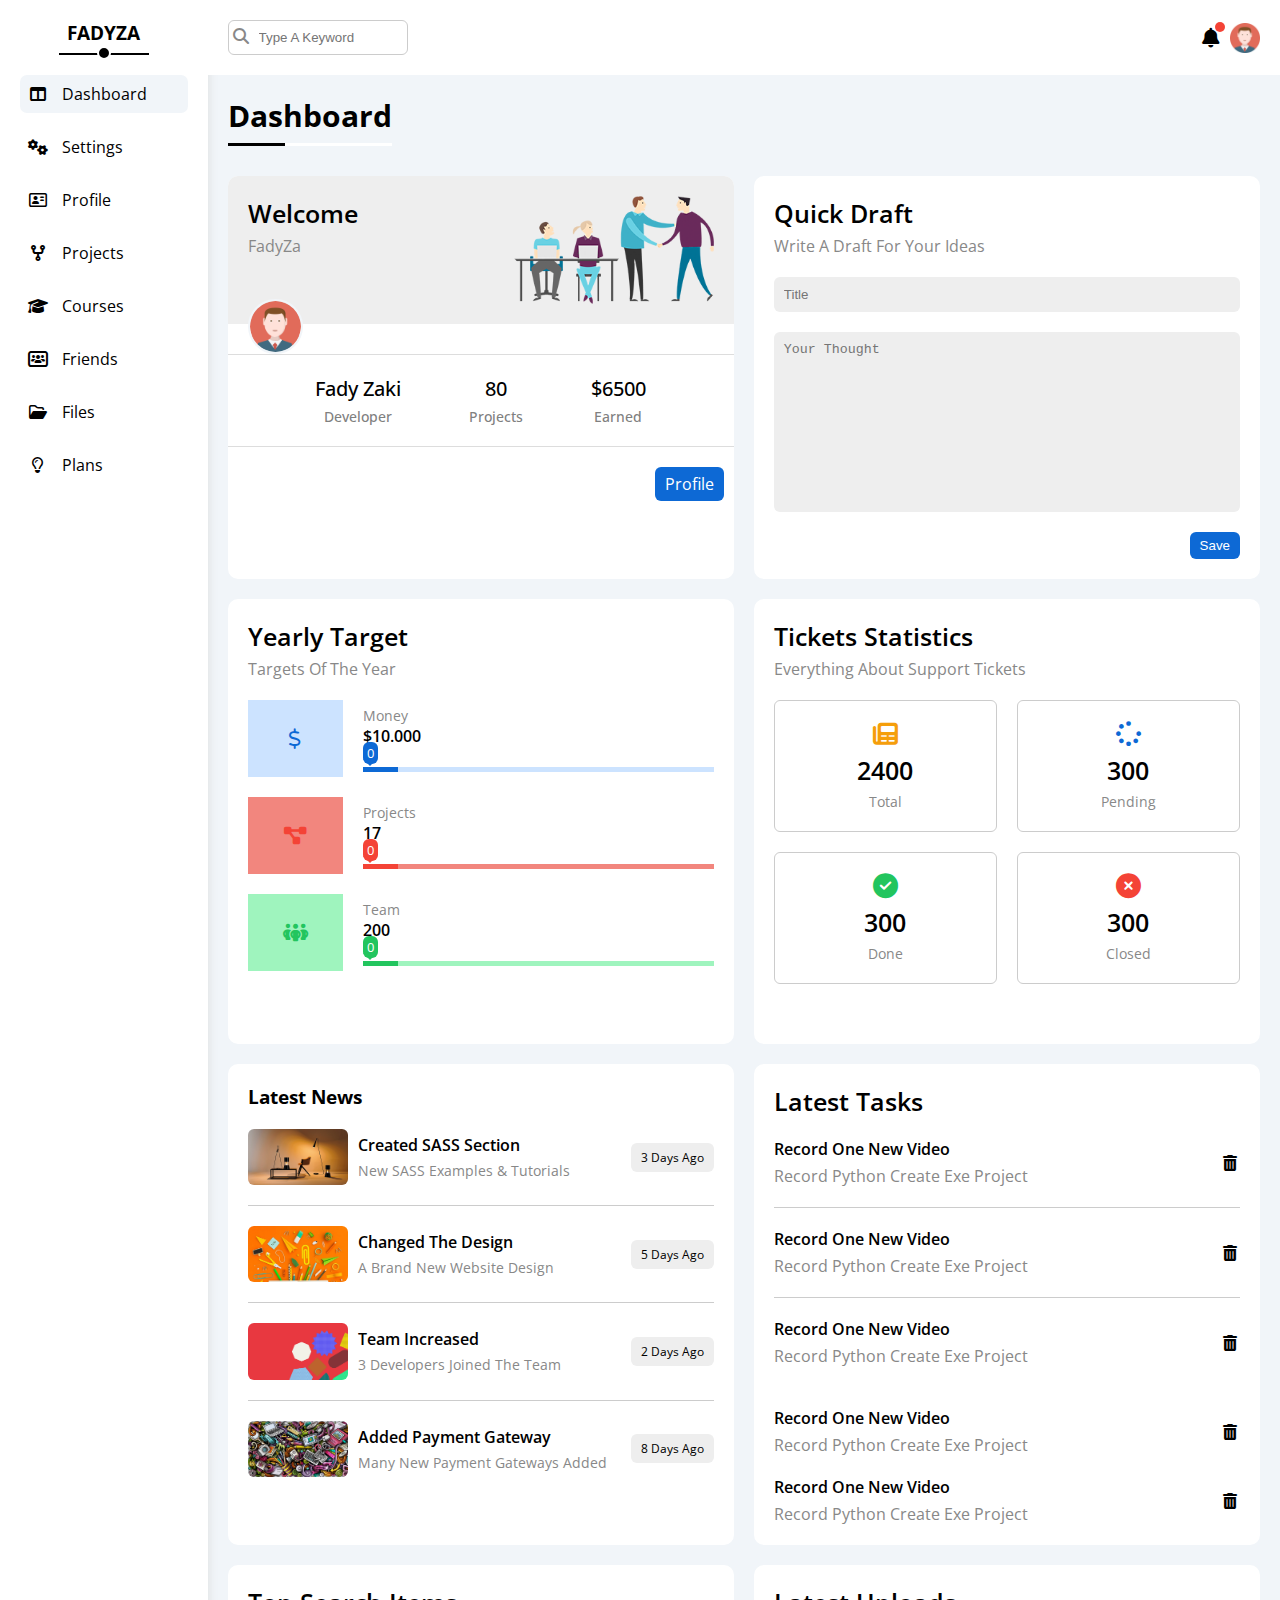
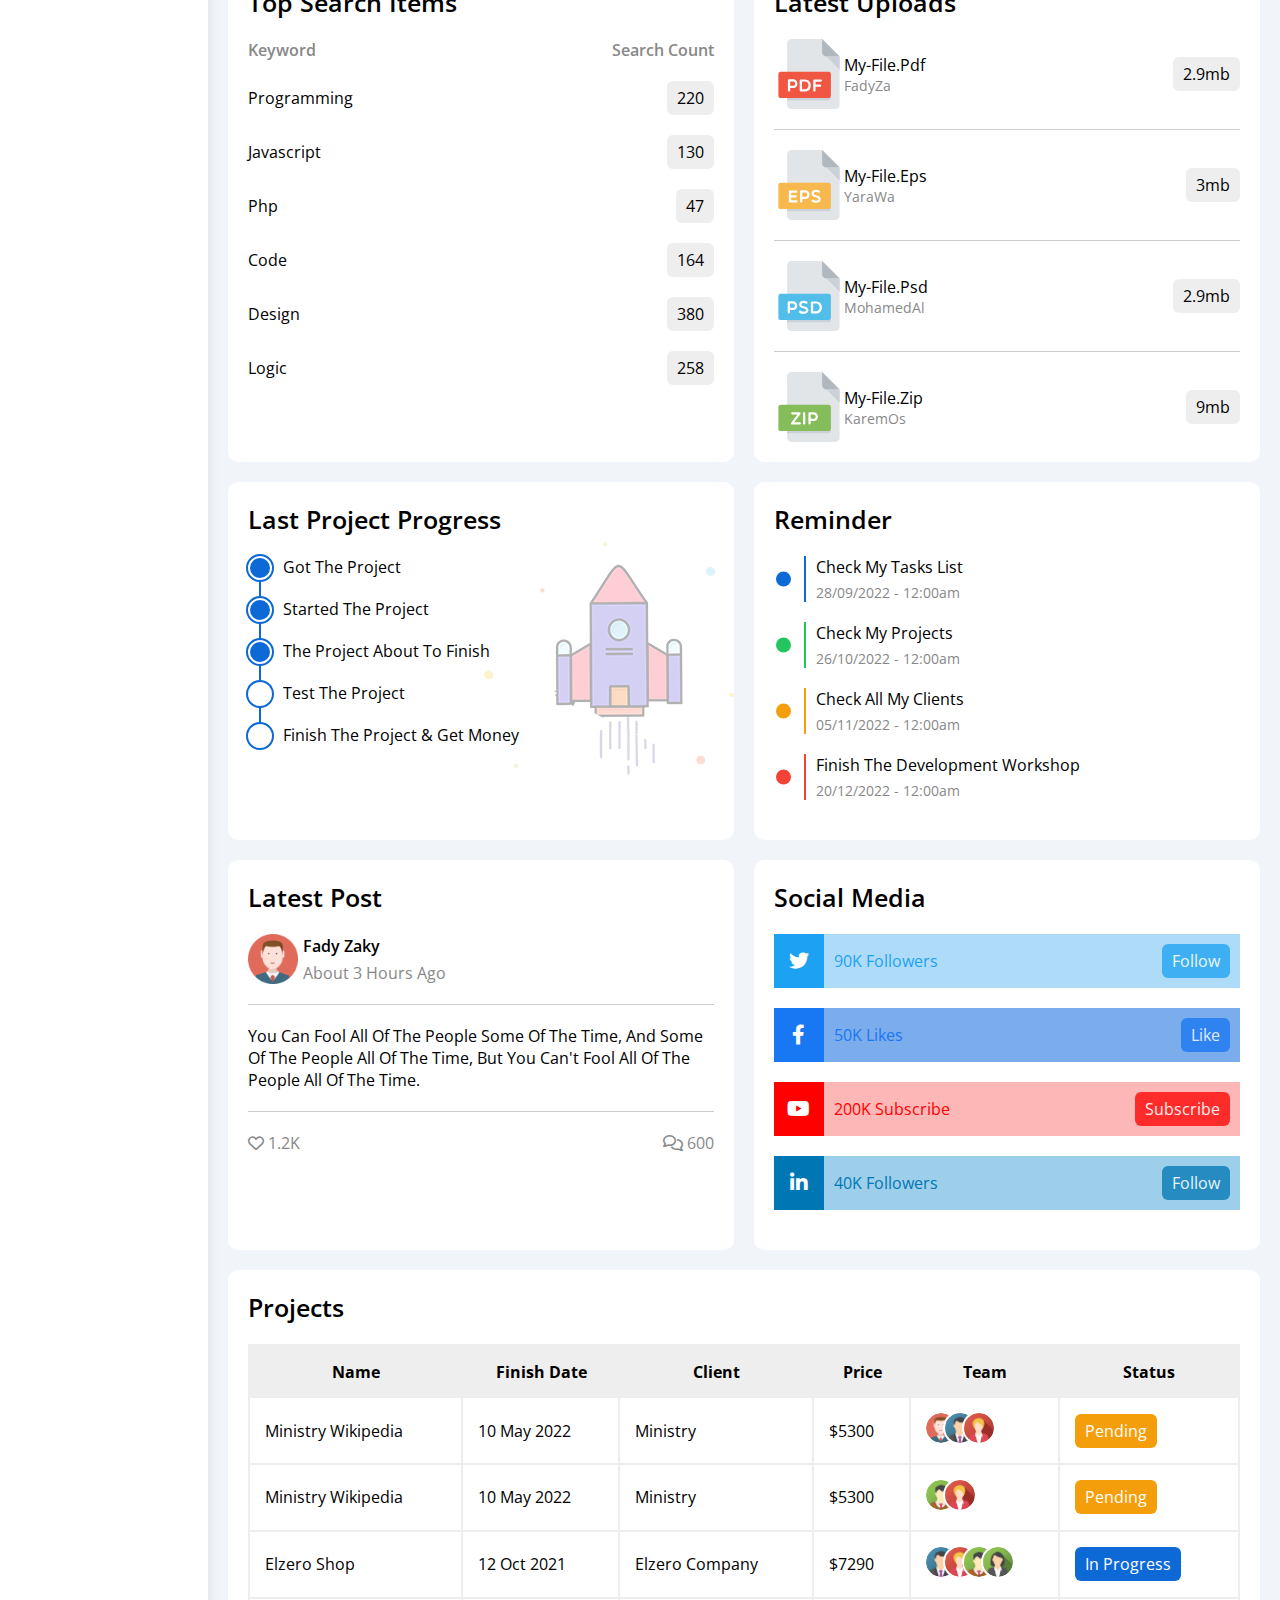
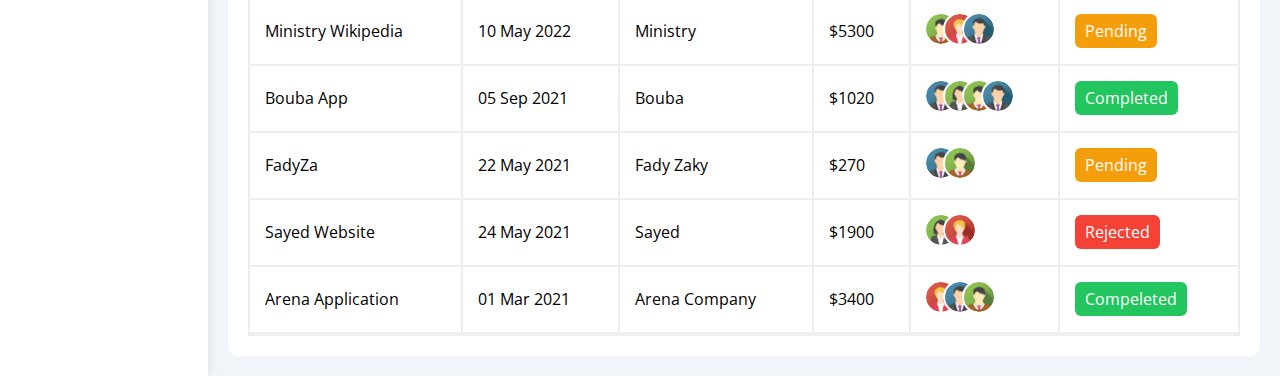
<file: index.html>
<!DOCTYPE html>
<html lang="en">

<head>
    <meta charset="UTF-8">
    <meta name="viewport" content="width=device-width, initial-scale=1.0">
    <link rel="stylesheet" href="style/framework.css">
    <link rel="stylesheet" href="style/main.css">
    <link rel="preconnect" href="https://fonts.googleapis.com">
    <link rel="preconnect" href="https://fonts.gstatic.com" crossorigin>
    <link href="https://fonts.googleapis.com/css2?family=Open+Sans:wght@300;500;600;800&display=swap" rel="stylesheet">
    <link rel="stylesheet" href="style/all.min.css">
    <title>dashboard</title>
</head>

<body>

    <main class="page d-flex">
        <!-- sidebar start -->
        <aside class="sidebar p-20 bg-white">
            <h3 class="txt-c relative">FadyZa</h3>

            <ul>
                <li class="br-6 txt-capital">
                    <a href="index.html">
                        <i class="fa-solid fa-table-columns fa-fw"></i>
                        <span class="hide-mobile">dashboard</span>
                    </a>
                </li>
                <li class="br-6 txt-capital">
                    <a href="settings.html">
                        <i class="fa-solid fa-gears fa-fw"></i>
                        <span class="hide-mobile">settings</span>
                    </a>
                </li>
                <li class="br-6 txt-capital">
                    <a href="profile.html">
                        <i class="fa-regular fa-address-card fa-fw"></i>
                        <span class="hide-mobile">profile</span>
                    </a>
                </li>
                <li class="br-6 txt-capital">
                    <a href="projects.html">
                        <i class="fa-solid fa-code-fork fa-fw"></i>
                        <span class="hide-mobile">projects</span>
                    </a>
                </li>
                <li class="br-6 txt-capital">
                    <a href="courses.html">
                        <i class="fa-solid fa-graduation-cap fa-fw"></i>
                        <span class="hide-mobile">courses</span>
                    </a>
                </li>
                <li class="br-6 txt-capital">
                    <a href="friends.html">
                        <i class="fa-solid fa-users-rectangle fa-fw"></i>
                        <span class="hide-mobile">friends</span>
                    </a>
                </li>
                <li class="br-6 txt-capital">
                    <a href="files.html">
                        <i class="fa-regular fa-folder-open fa-fw"></i>
                        <span class="hide-mobile">files</span>
                    </a>
                </li>
                <li class="br-6 txt-capital">
                    <a href="plans.html">
                        <i class="fa-regular fa-lightbulb fa-fw"></i>
                        <span class="hide-mobile">plans</span>
                    </a>
                </li>
            </ul>
        </aside>
        <!-- sidebar end -->


        <section class="content w-100">
            <!-- header start -->
            <header class="d-flex f-between bg-white p-20">
                <div class="search relative">
                    <input class="txt-capital br-6 border" type="search" placeholder="type a keyword">
                </div>

                <div class="icons d-flex align-center justify-center">
                    <span class="relative"><i class="fa-solid fa-bell fa-lg"></i></span>
                    <img src="imgs/avatar.png" alt="profile image">
                </div>
            </header>
            <!-- header end -->

            <!-- content start -->
            <h1 class="txt-capital relative">dashboard</h1>
            <div class="boxes-container d-grid gap-20 m-20">

                <!-- -----------------welcome start ----------------- -->
                <div class="welcome-box br-10 bg-white">
                    <div class="top bg-eee d-flex f-between p-20 txt-c-mobile">
                        <div class="w-100">
                            <h3 class="box-title txt-capital">welcome</h3>
                            <p class="box-para mt-5">FadyZa</p>
                        </div>
                        <img class="hide-mobile" src="imgs/welcome.png" alt="welcome image">
                    </div>
                    <img class="d-block" src="imgs/avatar.png" alt="avatar image">
                    <div class="info d-flex f-evenly p-20 mb-20 txt-capital">
                        <div class="txt-c">fady zaki <p class="fs-14 mt-5">developer</p>
                        </div>
                        <div class="txt-c">80 <p class="fs-14 mt-5">projects</p>
                        </div>
                        <div class="txt-c">$6500 <p class="fs-14 mt-5">earned</p>
                        </div>
                    </div>
                    <a class="btn-shape btn-style txt-capital" href="profile.html">profile</a>
                </div>
                <!-- -----------------welcome end ----------------- -->


                <!-- -----------------Quick Draft start ----------------- -->
                <div class="draft-box p-5-mobile p-5-mobile br-10 txt-c-mobile bg-white txt-capital p-20">
                    <h3 class="box-title txt-capital">quick draft</h3>
                    <p class="box-para mt-5 mb-20">Write A Draft For Your Ideas</p>
                    <form action="">
                        <input class="p-10 d-block txt-capital br-6 w-100 bg-eee" type="text" placeholder="title">
                        <textarea class="p-10 d-block txt-capital br-6 mt-20 mb-20 w-100 bg-eee"
                            placeholder="your thought"></textarea>
                        <input class="btn-shape btn-style d-block txt-capital" type="submit" value="save">
                    </form>
                </div>
                <!-- -----------------Quick Draft end ----------------- -->


                <!-- -----------------Yearly Targets start ----------------- -->
                <div class="target-box p-5-mobile br-10 bg-white txt-capital p-20 ">
                    <h3 class="box-title txt-capital txt-c-mobile">yearly target</h3>
                    <p class="box-para mt-5 mb-20 txt-c-mobile">Targets Of The Year</p>
                    <div class="target-row blue d-flex gap-20 mb-20 align-center">
                        <div class="icon">
                            <i class="fa-regular fa-dollar-sign fa-fw"></i>
                        </div>
                        <div class="details w-100">
                            <h4 class="fs-14">money</h4>
                            <p class="mb-20">$10.000</p>
                            <div class="bar relative">
                                <span data-progress="70" class="perc br-6">0</span>
                                <span class="prog"></span>
                            </div>
                        </div>
                    </div>

                    <div class="target-row red d-flex gap-20 mb-20 align-center">
                        <div class="icon">
                            <i class="fa-solid fa-diagram-project fa-fw"></i>
                        </div>
                        <div class="details w-100">
                            <h4 class="fs-14">projects</h4>
                            <p class="mb-20">17</p>
                            <div class="bar relative ">
                                <span data-progress="50" class="perc br-6">0</span>
                                <span class="prog"></span>
                            </div>
                        </div>
                    </div>

                    <div class="target-row green d-flex gap-20 mb-20 align-center">
                        <div class="icon">
                            <i class="fa-solid fa-people-group fa-fw"></i>
                        </div>
                        <div class="details w-100">
                            <h4 class="fs-14">team</h4>
                            <p class="mb-20">200</p>
                            <div class="bar relative ">
                                <span data-progress="85" class="perc br-6">0</span>
                                <span class="prog"></span>
                            </div>
                        </div>
                    </div>
                </div>
                <!-- -----------------Yearly Targets end ----------------- -->


                <!-- -----------------Tickets Statistics start ----------------- -->
                <div class="tickets-box p-5-mobile br-10 bg-white txt-c-mobile p-20 txt-capital">
                    <h3 class="box-title txt-capital txt-c-mobile">Tickets Statistics</h3>
                    <p class="box-para mt-5 txt-c-mobile">Everything About Support Tickets</p>
                    <div class="stats d-grid gap-20 mb-20">
                        <div class="stats-box p-20 txt-c br-6 border">
                            <i class="fa-regular fa-newspaper c-yellow"></i>
                            <span class="d-block mt-5 mb-5">2400</span>
                            <p class="d-block fs-14 c-grey">total</p>
                        </div>

                        <div class="stats-box p-20 txt-c br-6 border">
                            <i class="fa-solid fa-spinner c-blue"></i>
                            <span class="d-block mt-5 mb-5">300</span>
                            <p class="d-block fs-14 c-grey">pending</p>
                        </div>

                        <div class="stats-box p-20 txt-c br-6 border">
                            <i class="fa-regular fa-circle-check c-green"></i>
                            <span class="d-block mt-5 mb-5">300</span>
                            <p class="d-block fs-14 c-grey">done</p>
                        </div>

                        <div class="stats-box p-20 txt-c br-6 border">
                            <i class="fa-regular fa-circle-xmark c-red"></i>
                            <span class="d-block mt-5 mb-5">300</span>
                            <p class="d-block fs-14 c-grey">closed</p>
                        </div>
                    </div>
                </div>
                <!-- -----------------Tickets Statistics end ----------------- -->


                <!-- -----------------Latest News start ----------------- -->
                <div class="news-box p-5-mobile br-10 bg-white p-20 txt-capital">
                    <h3 class="box-titl txt-capital txt-c-mobile">latest news</h3>

                    <div class="news-row d-flex gap-10 f-evenly mb-20 mt-20 pb-20 border-b block-mobile txt-c-mobile ">
                        <img class="br-6" src="imgs/news-01.png" alt="news image">
                        <div class="text">
                            <h4 class="txt-capital fw-bold">Created SASS Section</h4>
                            <p class="c-grey fs-14 txt-capital mt-5">New SASS Examples & Tutorials</p>
                        </div>
                        <span class="d-block btn-shape bg-eee br-6 txt-capital">3 days ago</span>
                    </div>

                    <div class="news-row d-flex gap-10 f-evenly mb-20 pb-20 border-b block-mobile txt-c-mobile">
                        <img class="br-6" src="imgs/news-02.png" alt="news image">
                        <div class="text">
                            <h4 class="txt-capital fw-bold">Changed The Design</h4>
                            <p class="c-grey fs-14 txt-capital mt-5">A Brand New Website Design</p>
                        </div>
                        <span class="d-block btn-shape bg-eee br-6 txt-capital">5 days ago</span>
                    </div>

                    <div class="news-row d-flex gap-10 f-evenly mb-20 pb-20 border-b block-mobile txt-c-mobile">
                        <img class="br-6" src="imgs/news-03.png" alt="news image">
                        <div class="text">
                            <h4 class="txt-capital fw-bold">Team Increased</h4>
                            <p class="c-grey fs-14 txt-capital mt-5">3 Developers Joined The Team</p>
                        </div>
                        <span class="d-block btn-shape bg-eee br-6 txt-capital">2 days ago</span>
                    </div>

                    <div class="news-row d-flex gap-10 f-evenly block-mobile txt-c-mobile">
                        <img class="br-6" src="imgs/news-04.png" alt="news image">
                        <div class="text">
                            <h4 class="txt-capital fw-bold txt-c-mobile">Added Payment Gateway</h4>
                            <p class="c-grey fs-14 txt-capital mt-5 txt-c-mobile">Many New Payment Gateways Added</p>
                        </div>
                        <span class="d-block btn-shape bg-eee br-6 txt-capital">8 days ago</span>
                    </div>
                </div>
                <!-- -----------------Latest News end ----------------- -->


                <!-- -----------------Latest Tasks start ----------------- -->
                <div class="tasks-box p-5-mobile br-10 bg-white p-20 txt-capital">
                    <h3 class="box-title txt-c-mobile">latest tasks</h3>

                    <div class="tasks-row d-flex align-center f-between mt-20 mb-20 pb-20 border-b ">
                        <div class="info">
                            <p class="fw-bold">Record One New Video</p>
                            <p class="c-grey mt-5">Record Python Create Exe Project</p>
                        </div>
                        <i class="fa-solid fa-trash-can fa-fw d-block"></i>
                    </div>

                    <div class="tasks-row d-flex align-center f-between mt-20 mb-20 pb-20 border-b ">
                        <div class="info">
                            <p class="fw-bold">Record One New Video</p>
                            <p class="c-grey mt-5">Record Python Create Exe Project</p>
                        </div>
                        <i class="fa-solid fa-trash-can fa-fw d-block"></i>
                    </div>

                    <div class="tasks-row d-flex align-center f-between mt-20 mb-20 pb-20">
                        <div class="info">
                            <p class="fw-bold">Record One New Video</p>
                            <p class="c-grey mt-5">Record Python Create Exe Project</p>
                        </div>
                        <i class="fa-solid fa-trash-can fa-fw d-block"></i>
                    </div>

                    <div class="tasks-row d-flex align-center f-between mt-20">
                        <div class="info">
                            <p class="fw-bold">Record One New Video</p>
                            <p class="c-grey mt-5">Record Python Create Exe Project</p>
                        </div>
                        <i class="fa-solid fa-trash-can fa-fw d-block"></i>
                    </div>

                    <div class="tasks-row d-flex align-center f-between mt-20">
                        <div class="info">
                            <p class="fw-bold">Record One New Video</p>
                            <p class="c-grey mt-5">Record Python Create Exe Project</p>
                        </div>
                        <i class="fa-solid fa-trash-can fa-fw d-block"></i>
                    </div>
                </div>
                <!-- -----------------Latest Tasks end ----------------- -->


                <!-- -----------------search items start ----------------- -->
                <div class="search-box p-5-mobile br-10 bg-white p-20 txt-capital">
                    <h3 class="box-title txt-c-mobile">top search items</h3>

                    <div class="search-row d-flex f-between align-center mt-20 mb-20">
                        <p class="c-grey fw-bold">keyword</p>
                        <p class="c-grey fw-bold">search count</p>
                    </div>

                    <div class="search-row d-flex f-between align-center mt-20 mb-20">
                        <p>programming</p>
                        <span class="d-block btn-shape bg-eee p-10 br-6">220</span>
                    </div>

                    <div class="search-row d-flex f-between align-center mt-20 mb-20">
                        <p>javascript</p>
                        <span class="d-block btn-shape bg-eee p-10 br-6">130</span>
                    </div>

                    <div class="search-row d-flex f-between align-center mt-20 mb-20">
                        <p>php</p>
                        <span class="d-block btn-shape bg-eee p-10 br-6">47</span>
                    </div>

                    <div class="search-row d-flex f-between align-center mt-20 mb-20">
                        <p>code</p>
                        <span class="d-block btn-shape bg-eee p-10 br-6">164</span>
                    </div>

                    <div class="search-row d-flex f-between align-center mt-20 mb-20">
                        <p>design</p>
                        <span class="d-block btn-shape bg-eee p-10 br-6">380</span>
                    </div>

                    <div class="search-row d-flex f-between align-center mt-20">
                        <p>logic</p>
                        <span class="d-block btn-shape bg-eee p-10 br-6">258</span>
                    </div>

                </div>
                <!-- -----------------search items end ----------------- -->


                <!-- -----------------latest uploads start ----------------- -->
                <div class="uploads-box p-5-mobile br-10 bg-white p-20 txt-capital">
                    <h3 class="box-title txt-c-mobile">latest uploads</h3>

                    <div class="uploads-row d-flex f-between align-center mt-20 border-b pb-20">
                        <div class="file d-flex align-center f-between">
                            <img src="imgs/pdf.svg" alt="pdf file">
                            <div>
                                <p>my-file.pdf</p>
                                <span class="d-block c-grey fs-14">fadyZa</span>
                            </div>
                        </div>
                        <span class="d-block btn-shape bg-eee">2.9mb</span>
                    </div>

                    <div class="uploads-row d-flex f-between align-center mt-20 border-b pb-20">
                        <div class="file d-flex align-center f-between">
                            <img src="imgs/eps.svg" alt="pdf file">
                            <div>
                                <p>my-file.eps</p>
                                <span class="d-block c-grey fs-14">yaraWa</span>
                            </div>
                        </div>
                        <span class="d-block btn-shape bg-eee">3mb</span>
                    </div>

                    <div class="uploads-row d-flex f-between align-center mt-20 border-b pb-20">
                        <div class="file d-flex align-center f-between">
                            <img src="imgs/psd.svg" alt="pdf file">
                            <div>
                                <p>my-file.psd</p>
                                <span class="d-block c-grey fs-14">mohamedAl</span>
                            </div>
                        </div>
                        <span class="d-block btn-shape bg-eee">2.9mb</span>
                    </div>

                    <div class="uploads-row d-flex f-between align-center mt-20">
                        <div class="file d-flex align-center f-between">
                            <img src="imgs/zip.svg" alt="pdf file">
                            <div>
                                <p>my-file.zip</p>
                                <span class="d-block c-grey fs-14">karemOs</span>
                            </div>
                        </div>
                        <span class="d-block btn-shape bg-eee">9mb</span>
                    </div>

                </div>
                <!-- -----------------latest uploads end ----------------- -->


                <!-- -----------------last project Progress start ----------------- -->
                <div class="progress-box p-5-mobile br-10 bg-white p-20 txt-capital relative">
                    <h3 class="box-title txt-c-mobile">last project progress</h3>
                    <ul class="mt-20 relative">
                        <li class="mb-20 done">Got The Project</li>
                        <li class="mb-20 done">Started The Project</li>
                        <li class="mb-20 done">The Project About To Finish</li>
                        <li class="mb-20 current">Test The Project</li>
                        <li class="mb-20">Finish The Project & Get Money</li>
                    </ul>
                    <img class="hide-mobile" src="imgs/project.png" alt="project image">
                </div>
                <!-- -----------------last project Progress end ----------------- -->


                <!-- -----------------reminder start ----------------- -->
                <div class="reminder-box p-5-mobile br-10 bg-white p-20 txt-capital">
                    <h3 class="box-title txt-c-mobile">reminder</h3>
                    <ul class="mt-20">
                        <li class="mb-20 blue relative">
                            <p class="toDo txt-capital mb-5">Check My Tasks List</p>
                            <span class="date d-block c-grey fs-14">28/09/2022 - 12:00am</span>
                        </li>

                        <li class="mb-20 green relative">
                            <p class="toDo txt-capital mb-5">Check My projects</p>
                            <span class="date d-block c-grey fs-14">26/10/2022 - 12:00am</span>
                        </li>

                        <li class="mb-20 yellow relative">
                            <p class="toDo txt-capital mb-5">Check all My clients</p>
                            <span class="date d-block c-grey fs-14">05/11/2022 - 12:00am</span>
                        </li>

                        <li class="mb-20 red relative">
                            <p class="toDo txt-capital mb-5">Finish The Development Workshop</p>
                            <span class="date d-block c-grey fs-14">20/12/2022 - 12:00am</span>
                        </li>
                    </ul>

                </div>
                <!-- -----------------reminder end ----------------- -->


                <!-- -----------------latest post start ----------------- -->
                <div class="post-box p-5-mobile br-10 bg-white p-20 txt-capital">
                    <h3 class="box-title txt-capital txt-c-mobile">latest post</h3>
                    <div class="profile mb-20 mt-20">
                        <div class="info d-flex align-center pb-20 border-b">
                            <img src="imgs/avatar.png" alt="profile picture">
                            <div>
                                <p class="fw-bold mb-5 txt-capital">fady zaky</p>
                                <p class="txt-capital c-grey">About 3 Hours Ago</p>
                            </div>
                        </div>
                        <p class="pb-20 mt-20 border-b">You Can Fool All Of The People Some Of The Time, And Some Of The
                            People All Of The Time, But
                            You Can't Fool All Of The People All Of The Time.</p>
                        <div class="posts d-flex f-between align-center mt-20">
                            <div class="c-grey">
                                <i class=" fa-regular fa-heart"></i>
                                <span>1.2K</span>
                            </div>

                            <div class="c-grey">
                                <i class="fa-regular fa-comments"></i>
                                <span>600</span>
                            </div>
                        </div>
                    </div>
                </div>
                <!-- -----------------latest post end ----------------- -->


                <!-- -----------------social media start ----------------- -->
                <div class="social-box p-5-mobile br-10 bg-white p-20 txt-capital">
                    <h3 class="box-title txt-c-mobile">social media</h3>

                    <div class="twitter social-row relative mt-20 mb-20 d-flex f-between align-center">
                        <span class="d-flex align-center justify-center">
                            <i class="fa-brands fa-twitter"></i>
                        </span>
                        <p>90K Followers</p>
                        <a class="btn-shape">follow</a>
                    </div>

                    <div class="facebook social-row relative mt-20 mb-20 d-flex f-between align-center">
                        <span class="d-flex align-center justify-center">
                            <i class="fa-brands fa-facebook-f"></i>
                        </span>
                        <p>50K likes</p>
                        <a class="btn-shape">like</a>
                    </div>

                    <div class="youtube social-row relative mt-20 mb-20 d-flex f-between align-center">
                        <span class="d-flex align-center justify-center">
                            <i class="fa-brands fa-youtube"></i>
                        </span>
                        <p>200K subscribe</p>
                        <a class="btn-shape">subscribe</a>
                    </div>

                    <div class="linkedin social-row relative mt-20 mb-20 d-flex f-between align-center">
                        <span class="d-flex align-center justify-center">
                            <i class="fa-brands fa-linkedin-in"></i>
                        </span>
                        <p>40K Followers</p>
                        <a class="btn-shape">follow</a>
                    </div>
                </div>
                <!-- -----------------social media end ----------------- -->


                <!-- -----------------projects start ----------------- -->
                <div class="projects-box p-5-mobile br-10 bg-white p-20 txt-capital">
                    <h3 class="box-title txt-c-mobile">projects</h3>
                    <div class="mt-20">
                        <table>
                            <thead class="bg-eee">
                                <tr>
                                    <th>name</th>
                                    <th>finish date</th>
                                    <th>client</th>
                                    <th>price</th>
                                    <th>team</th>
                                    <th>status</th>
                                </tr>
                            </thead>
                            <tbody>
                                <tr>
                                    <td>Ministry Wikipedia</td>
                                    <td>10 May 2022</td>
                                    <td>Ministry</td>
                                    <td>$5300</td>
                                    <td>
                                        <img src="imgs/avatar.png" alt="team picture">
                                        <img src="imgs/team-01.png" alt="team picture">
                                        <img src="imgs/team-05.png" alt="team picture">
                                    </td>
                                    <td><span class="btn-shape bg-yellow">Pending</span></td>
                                </tr>

                                <tr>
                                    <td>Ministry Wikipedia</td>
                                    <td>10 May 2022</td>
                                    <td>Ministry</td>
                                    <td>$5300</td>
                                    <td>
                                        <img src="imgs/team-03.png" alt="team picture">
                                        <img src="imgs/team-05.png" alt="team picture">
                                    </td>
                                    <td><span class="btn-shape bg-yellow">Pending</span></td>
                                </tr>

                                <tr>
                                    <td>Elzero Shop </td>
                                    <td>12 Oct 2021</td>
                                    <td>Elzero Company</td>
                                    <td>$7290</td>
                                    <td>
                                        <img src="imgs/team-01.png" alt="team picture">
                                        <img src="imgs/team-05.png" alt="team picture">
                                        <img src="imgs/team-03.png" alt="team picture">
                                        <img src="imgs/team-02.png" alt="team picture">
                                    </td>
                                    <td><span class="btn-shape bg-blue">in progress</span></td>
                                </tr>

                                <tr>
                                    <td>Ministry Wikipedia</td>
                                    <td>10 May 2022</td>
                                    <td>Ministry</td>
                                    <td>$5300</td>
                                    <td>
                                        <img src="imgs/team-03.png" alt="team picture">
                                        <img src="imgs/team-05.png" alt="team picture">
                                        <img src="imgs/team-01.png" alt="team picture">
                                    </td>
                                    <td><span class="btn-shape bg-yellow">Pending</span></td>
                                </tr>

                                <tr>
                                    <td>Bouba App</td>
                                    <td>05 Sep 2021</td>
                                    <td>Bouba</td>
                                    <td>$1020</td>
                                    <td>
                                        <img src="imgs/team-01.png" alt="team picture">
                                        <img src="imgs/team-02.png" alt="team picture">
                                        <img src="imgs/team-03.png" alt="team picture">
                                        <img src="imgs/team-01.png" alt="team picture">
                                    </td>
                                    <td><span class="btn-shape bg-green">completed</span></td>
                                </tr>

                                <tr>
                                    <td>FadyZa</td>
                                    <td>22 May 2021</td>
                                    <td>fady zaky</td>
                                    <td>$270</td>
                                    <td>
                                        <img src="imgs/team-01.png" alt="team picture">
                                        <img src="imgs/team-03.png" alt="team picture">
                                    </td>
                                    <td><span class="btn-shape bg-yellow">Pending</span></td>
                                </tr>

                                <tr>
                                    <td>Sayed Website</td>
                                    <td>24 May 2021</td>
                                    <td>Sayed</td>
                                    <td>$1900</td>
                                    <td>
                                        <img src="imgs/team-02.png" alt="team picture">
                                        <img src="imgs/team-05.png" alt="team picture">
                                    </td>
                                    <td><span class="btn-shape bg-red">rejected</span></td>
                                </tr>

                                <tr>
                                    <td>Arena Application</td>
                                    <td>01 Mar 2021</td>
                                    <td>arena company</td>
                                    <td>$3400</td>
                                    <td>
                                        <img src="imgs/team-05.png" alt="team picture">
                                        <img src="imgs/team-01.png" alt="team picture">
                                        <img src="imgs/team-03.png" alt="team picture">
                                    </td>
                                    <td><span class="btn-shape bg-green">compeleted</span></td>
                                </tr>
                            </tbody>
                        </table>
                    </div>

                </div>
                <!-- -----------------projects end ----------------- -->

            </div>
        </section>
    </main>

    <script src=" js/master.js">
    </script>
</body>

</html>
</file>
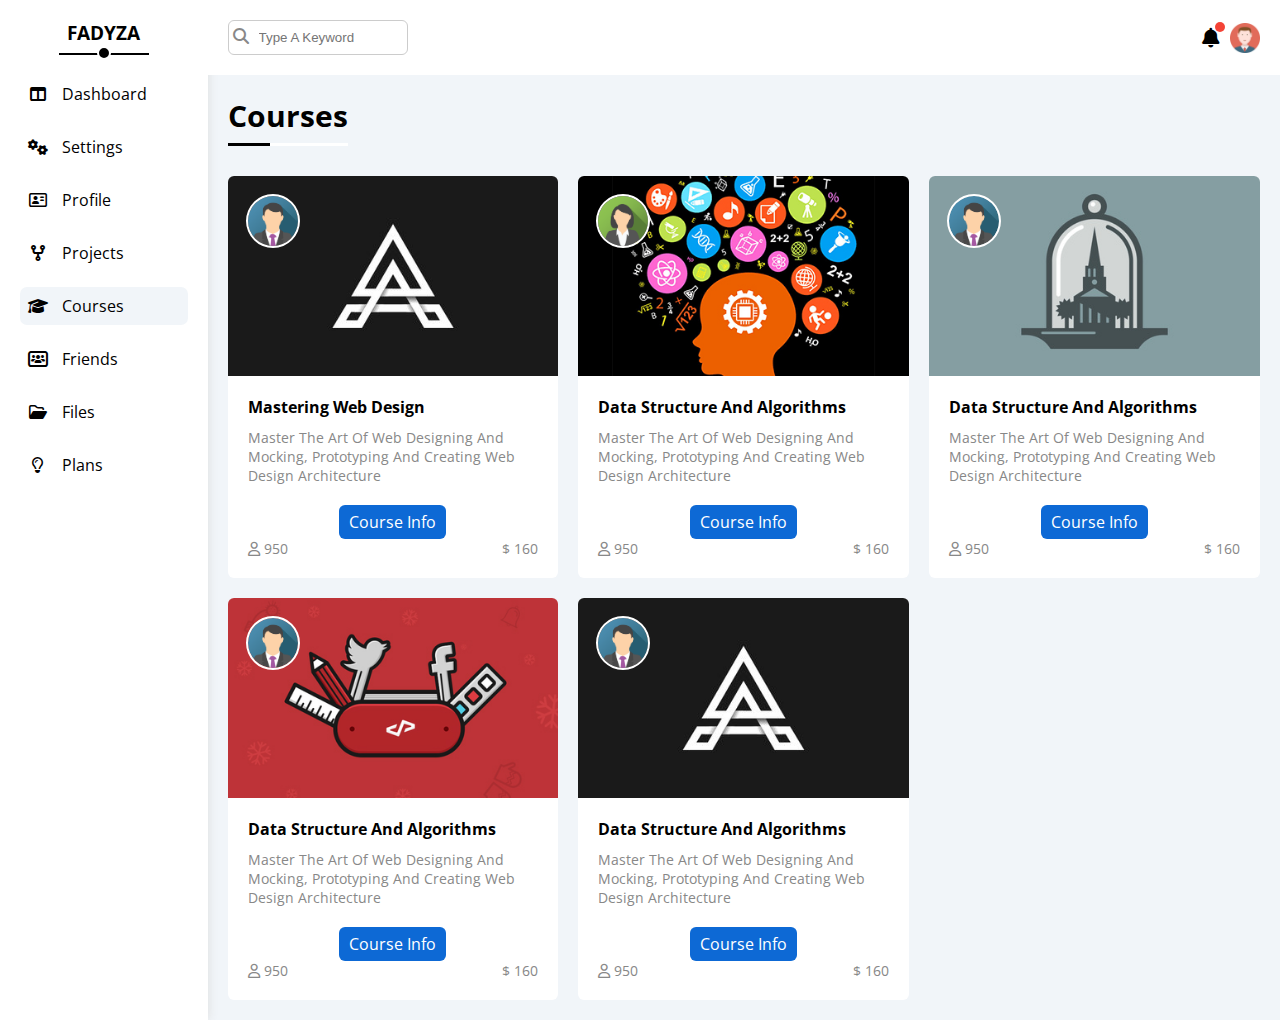
<file: courses.html>
<!DOCTYPE html>
<html lang="en">

<head>
    <meta charset="UTF-8">
    <meta name="viewport" content="width=device-width, initial-scale=1.0">
    <link rel="stylesheet" href="style/framework.css">
    <link rel="stylesheet" href="style/main.css">
    <link rel="preconnect" href="https://fonts.googleapis.com">
    <link rel="preconnect" href="https://fonts.gstatic.com" crossorigin>
    <link href="https://fonts.googleapis.com/css2?family=Open+Sans:wght@300;500;600;800&display=swap" rel="stylesheet">
    <link rel="stylesheet" href="style/all.min.css">
    <title>courses</title>
</head>

<body>

    <main class="page d-flex">
        <!-- sidebar start -->
        <aside class="sidebar p-20 bg-white">
            <h3 class="txt-c relative">FadyZa</h3>
            <ul>
                <li class="br-6 txt-capital">
                    <a href="index.html">
                        <i class="fa-solid fa-table-columns fa-fw"></i>
                        <span class="hide-mobile">dashboard</span>
                    </a>
                </li>
                <li class="br-6 txt-capital">
                    <a href="settings.html">
                        <i class="fa-solid fa-gears fa-fw"></i>
                        <span class="hide-mobile">settings</span>
                    </a>
                </li>
                <li class="br-6 txt-capital">
                    <a href="profile.html">
                        <i class="fa-regular fa-address-card fa-fw"></i>
                        <span class="hide-mobile">profile</span>
                    </a>
                </li>
                <li class="br-6 txt-capital">
                    <a href="projects.html">
                        <i class="fa-solid fa-code-fork fa-fw"></i>
                        <span class="hide-mobile">projects</span>
                    </a>
                </li>
                <li class="br-6 txt-capital">
                    <a href="courses.html">
                        <i class="fa-solid fa-graduation-cap fa-fw"></i>
                        <span class="hide-mobile">courses</span>
                    </a>
                </li>
                <li class="br-6 txt-capital">
                    <a href="friends.html">
                        <i class="fa-solid fa-users-rectangle fa-fw"></i>
                        <span class="hide-mobile">friends</span>
                    </a>
                </li>
                <li class="br-6 txt-capital">
                    <a href="files.html">
                        <i class="fa-regular fa-folder-open fa-fw"></i>
                        <span class="hide-mobile">files</span>
                    </a>
                </li>
                <li class="br-6 txt-capital">
                    <a href="plans.html">
                        <i class="fa-regular fa-lightbulb fa-fw"></i>
                        <span class="hide-mobile">plans</span>
                    </a>
                </li>
            </ul>
        </aside>
        <!-- sidebar end -->

        <section class="content w-100">
            <!-- header start -->
            <header class="d-flex f-between bg-white p-20">
                <div class="search relative">
                    <input class="txt-capital br-6 border" type="search" placeholder="type a keyword">
                </div>

                <div class="icons d-flex align-center justify-center">
                    <span class="relative"><i class="fa-solid fa-bell fa-lg"></i></span>
                    <img src="imgs/avatar.png" alt="profile image">
                </div>
            </header>
            <!-- header end -->

            <h1 class="txt-capital relative">courses</h1>
            <div class="courses-page m-20 d-grid gap-20">

                <div class="course bg-white br-6 txt-capital">
                    <div class="image relative">
                        <img src="imgs/team-01.png" alt="team">
                    </div>
                    <div class="info p-20">
                        <h4>Mastering Web Design</h4>
                        <p class="c-grey mt-10 mb-20 fs-14">Master The Art Of Web Designing And Mocking, Prototyping And
                            Creating Web Design Architecture</p>
                        <span class="d-block btn btn-shape btn-style">course info</span>
                        <div class="subscribe d-flex f-between">
                            <span class="d-block c-grey fs-14"><i class="fa-regular fa-user"></i>950</span>
                            <span class="d-block c-grey fs-14">$ 160</span>
                        </div>
                    </div>
                </div>

                <div class="course bg-white br-6 txt-capital">
                    <div class="image relative">
                        <img src="imgs/team-02.png" alt="team">
                    </div>
                    <div class="info p-20">
                        <h4>Data Structure And Algorithms</h4>
                        <p class="c-grey mt-10 mb-20 fs-14">Master The Art Of Web Designing And Mocking, Prototyping And
                            Creating Web Design Architecture</p>
                        <span class="d-block btn btn-shape btn-style">course info</span>
                        <div class="subscribe d-flex f-between">
                            <span class="d-block c-grey fs-14"><i class="fa-regular fa-user"></i>950</span>
                            <span class="d-block c-grey fs-14">$ 160</span>
                        </div>
                    </div>
                </div>

                <div class="course bg-white br-6 txt-capital">
                    <div class="image relative">
                        <img src="imgs/team-01.png" alt="team">
                    </div>
                    <div class="info p-20">
                        <h4>Data Structure And Algorithms</h4>
                        <p class="c-grey mt-10 mb-20 fs-14">Master The Art Of Web Designing And Mocking, Prototyping And
                            Creating Web Design Architecture</p>
                        <span class="d-block btn btn-shape btn-style">course info</span>
                        <div class="subscribe d-flex f-between">
                            <span class="d-block c-grey fs-14"><i class="fa-regular fa-user"></i>950</span>
                            <span class="d-block c-grey fs-14">$ 160</span>
                        </div>
                    </div>
                </div>

                <div class="course bg-white br-6 txt-capital">
                    <div class="image relative">
                        <img src="imgs/team-01.png" alt="team">
                    </div>
                    <div class="info p-20">
                        <h4>Data Structure And Algorithms</h4>
                        <p class="c-grey mt-10 mb-20 fs-14">Master The Art Of Web Designing And Mocking, Prototyping And
                            Creating Web Design Architecture</p>
                        <span class="d-block btn btn-shape btn-style">course info</span>
                        <div class="subscribe d-flex f-between">
                            <span class="d-block c-grey fs-14"><i class="fa-regular fa-user"></i>950</span>
                            <span class="d-block c-grey fs-14">$ 160</span>
                        </div>
                    </div>
                </div>

                <div class="course bg-white br-6 txt-capital">
                    <div class="image relative">
                        <img src="imgs/team-01.png" alt="team">
                    </div>
                    <div class="info p-20">
                        <h4>Data Structure And Algorithms</h4>
                        <p class="c-grey mt-10 mb-20 fs-14">Master The Art Of Web Designing And Mocking, Prototyping And
                            Creating Web Design Architecture</p>
                        <span class="d-block btn btn-shape btn-style">course info</span>
                        <div class="subscribe d-flex f-between">
                            <span class="d-block c-grey fs-14"><i class="fa-regular fa-user"></i>950</span>
                            <span class="d-block c-grey fs-14">$ 160</span>
                        </div>
                    </div>
                </div>

            </div>
        </section>
    </main>

    <script src=" js/master.js">
    </script>
</body>

</html>
</file>
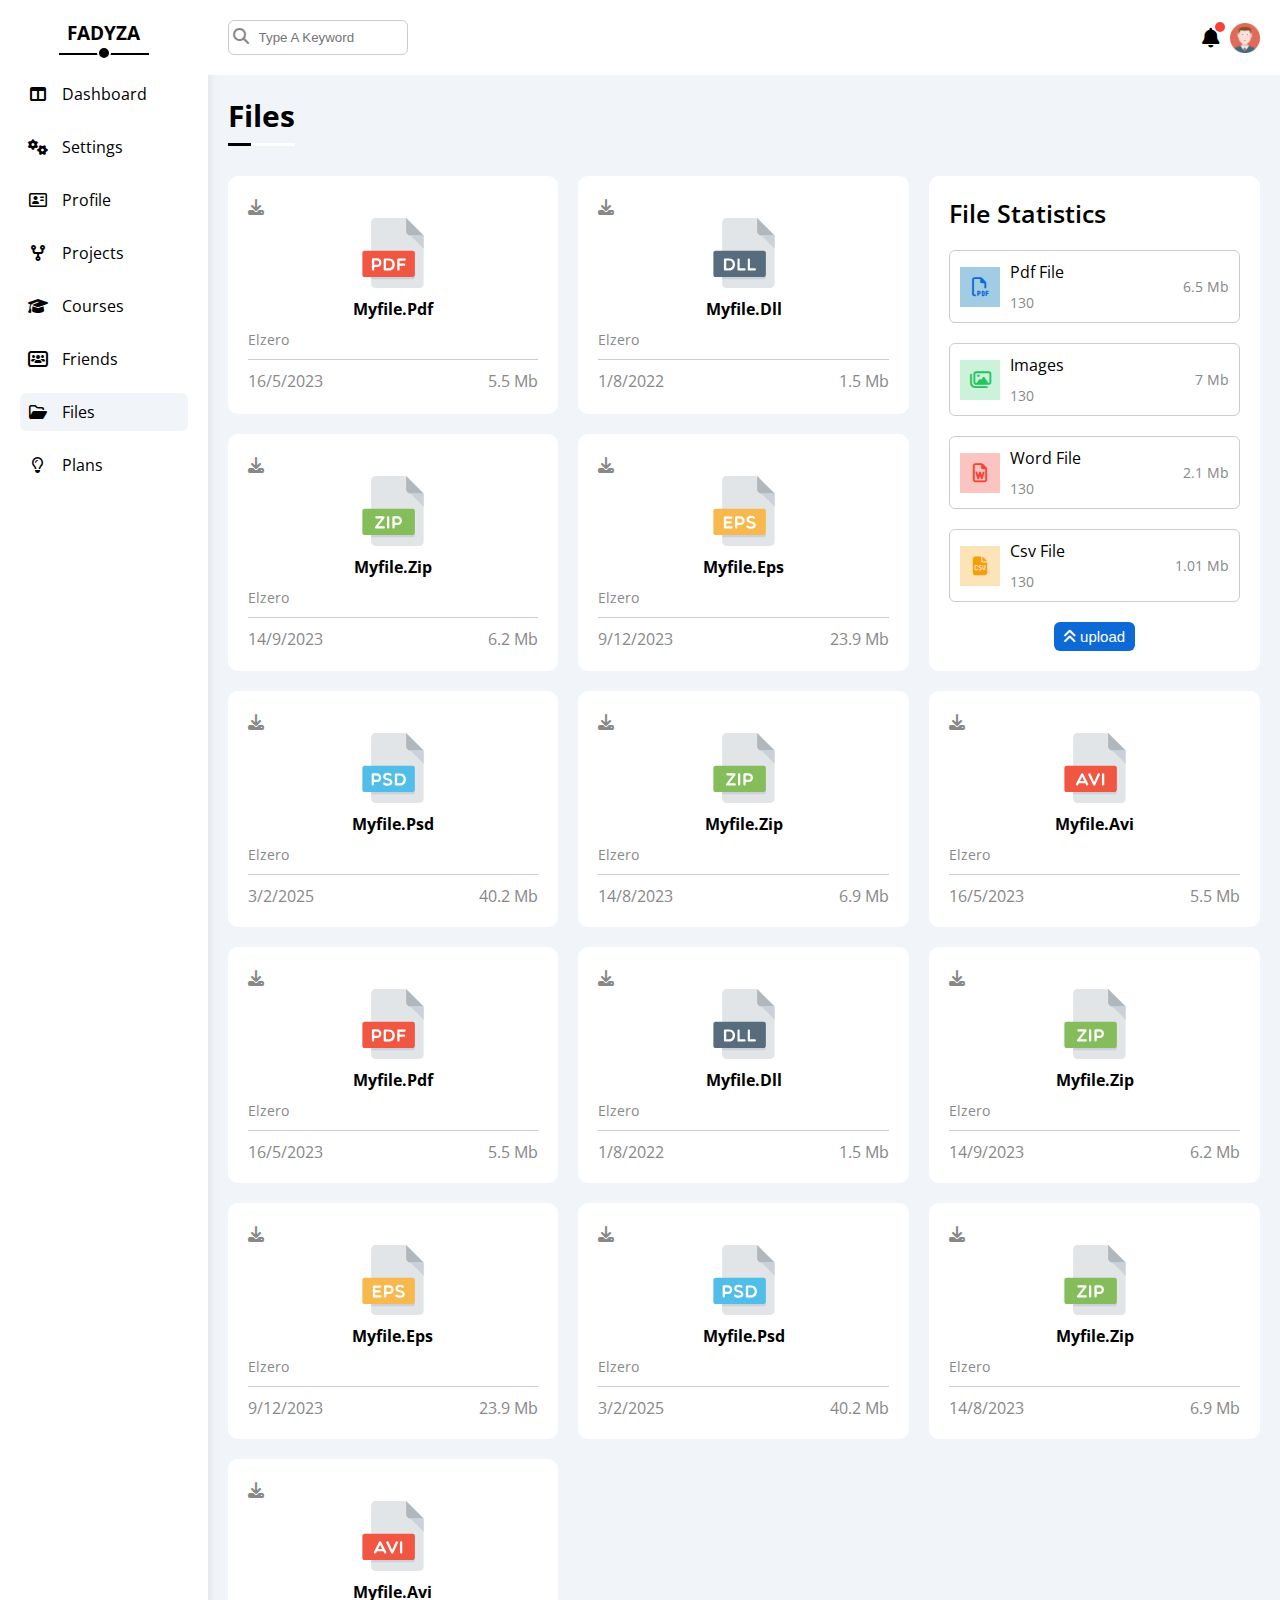
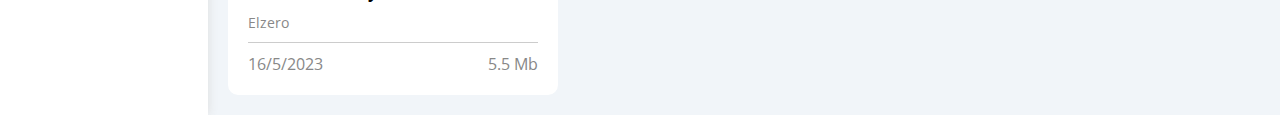
<file: files.html>
<!DOCTYPE html>
<html lang="en">

<head>
    <meta charset="UTF-8">
    <meta name="viewport" content="width=device-width, initial-scale=1.0">
    <link rel="stylesheet" href="style/framework.css">
    <link rel="stylesheet" href="style/main.css">
    <link rel="preconnect" href="https://fonts.googleapis.com">
    <link rel="preconnect" href="https://fonts.gstatic.com" crossorigin>
    <link href="https://fonts.googleapis.com/css2?family=Open+Sans:wght@300;500;600;800&display=swap" rel="stylesheet">
    <link rel="stylesheet" href="style/all.min.css">
    <title>files</title>
</head>

<body>

    <main class="page d-flex">
        <!-- sidebar start -->
        <aside class="sidebar p-20 bg-white">
            <h3 class="txt-c relative">FadyZa</h3>
            <ul>
                <li class="br-6 txt-capital">
                    <a href="index.html">
                        <i class="fa-solid fa-table-columns fa-fw"></i>
                        <span class="hide-mobile">dashboard</span>
                    </a>
                </li>
                <li class="br-6 txt-capital">
                    <a href="settings.html">
                        <i class="fa-solid fa-gears fa-fw"></i>
                        <span class="hide-mobile">settings</span>
                    </a>
                </li>
                <li class="br-6 txt-capital">
                    <a href="profile.html">
                        <i class="fa-regular fa-address-card fa-fw"></i>
                        <span class="hide-mobile">profile</span>
                    </a>
                </li>
                <li class="br-6 txt-capital">
                    <a href="projects.html">
                        <i class="fa-solid fa-code-fork fa-fw"></i>
                        <span class="hide-mobile">projects</span>
                    </a>
                </li>
                <li class="br-6 txt-capital">
                    <a href="courses.html">
                        <i class="fa-solid fa-graduation-cap fa-fw"></i>
                        <span class="hide-mobile">courses</span>
                    </a>
                </li>
                <li class="br-6 txt-capital">
                    <a href="friends.html">
                        <i class="fa-solid fa-users-rectangle fa-fw"></i>
                        <span class="hide-mobile">friends</span>
                    </a>
                </li>
                <li class="br-6 txt-capital">
                    <a href="files.html">
                        <i class="fa-regular fa-folder-open fa-fw"></i>
                        <span class="hide-mobile">files</span>
                    </a>
                </li>
                <li class="br-6 txt-capital">
                    <a href="plans.html">
                        <i class="fa-regular fa-lightbulb fa-fw"></i>
                        <span class="hide-mobile">plans</span>
                    </a>
                </li>
            </ul>
        </aside>
        <!-- sidebar end -->

        <section class="content w-100">
            <!-- header start -->
            <header class="d-flex f-between bg-white p-20">
                <div class="search relative">
                    <input class="txt-capital br-6 border" type="search" placeholder="type a keyword">
                </div>

                <div class="icons d-flex align-center justify-center">
                    <span class="relative"><i class="fa-solid fa-bell fa-lg"></i></span>
                    <img src="imgs/avatar.png" alt="profile image">
                </div>
            </header>
            <!-- header end -->


            <h1 class="txt-capital relative">files</h1>
            <div class="files-page m-20 d-grid gap-20">

                <div class="stats txt-capital bg-white p-20 br-10">
                    <h3 class="box-title">file Statistics</h3>
                    <ul>

                        <li class="d-flex align-center p-10 border br-6 mt-20">
                            <i class="fa-regular fa-fw fa-file-pdf c-blue"></i>
                            <div>
                                <p>pdf file</p>
                                <span class="fs-14 d-block c-grey mt-10">130</span>
                            </div>
                            <p class="c-grey txt-capital fs-14">6.5 mb</p>
                        </li>

                        <li class="d-flex align-center p-10 border br-6 mt-20">
                            <i class="fa-regular fa-fw fa-images c-green"></i>
                            <div>
                                <p>images</p>
                                <span class="fs-14 d-block c-grey mt-10">130</span>
                            </div>
                            <p class="c-grey fs-14">7 mb</p>
                        </li>

                        <li class="d-flex align-center p-10 border br-6 mt-20">
                            <i class="fa-regular fa-fw fa-file-word c-red"></i>
                            <div>
                                <p>word file</p>
                                <span class="fs-14 d-block c-grey mt-10">130</span>
                            </div>
                            <p class="c-grey fs-14">2.1 mb</p>
                        </li>

                        <li class="d-flex align-center p-10 border br-6 mt-20">
                            <i class="fa-solid fa-fw fa-file-csv c-yellow"></i>
                            <div>
                                <p>csv file</p>
                                <span class="fs-14 d-block c-grey mt-10">130</span>
                            </div>
                            <p class="c-grey fs-14">1.01 mb</p>
                        </li>


                    </ul>
                    <button class="btn-shape btn-style mt-20 d-block"><i
                            class="fa-solid fa-angles-up"></i>upload</button>
                </div>

                <div class="file bg-white p-20 br-10 txt-capital">
                    <i class="fa-solid fa-download c-grey"></i>
                    <div class="pb-10 border-b">
                        <img src="imgs/pdf.svg" alt="file">
                        <h4 class="mt-10 mb-10 txt-c">myfile.pdf</h4>
                        <p class="fs-14 c-grey mb-10">elzero</p>
                    </div>
                    <div class="mt-10 d-flex f-between align-center">
                        <span class="d-block c-grey txt-capital">16/5/2023</span>
                        <p class="c-grey">5.5 mb</p>
                    </div>
                </div>

                <div class="file bg-white p-20 br-10 txt-capital">
                    <i class="fa-solid fa-download c-grey"></i>
                    <div class="pb-10 border-b">
                        <img src="imgs/dll.svg" alt="file">
                        <h4 class="mt-10 mb-10 txt-c">myfile.dll</h4>
                        <p class="fs-14 c-grey mb-10">elzero</p>
                    </div>
                    <div class="mt-10 d-flex f-between align-center">
                        <span class="d-block c-grey">1/8/2022</span>
                        <p class="c-grey txt-capital">1.5 mb</p>
                    </div>
                </div>

                <div class="file bg-white p-20 br-10 txt-capital">
                    <i class="fa-solid fa-download c-grey"></i>
                    <div class="pb-10 border-b">
                        <img src="imgs//zip.svg" alt="file">
                        <h4 class="mt-10 mb-10 txt-c">myfile.zip</h4>
                        <p class="fs-14 c-grey mb-10">elzero</p>
                    </div>
                    <div class="mt-10 d-flex f-between align-center">
                        <span class="d-block c-grey">14/9/2023</span>
                        <p class="c-grey txt-capital">6.2 mb</p>
                    </div>
                </div>

                <div class="file bg-white p-20 br-10 txt-capital">
                    <i class="fa-solid fa-download c-grey"></i>
                    <div class="pb-10 border-b">
                        <img src="imgs/eps.svg" alt="file">
                        <h4 class="mt-10 mb-10 txt-c">myfile.eps</h4>
                        <p class="fs-14 c-grey mb-10">elzero</p>
                    </div>
                    <div class="mt-10 d-flex f-between align-center">
                        <span class="d-block c-grey">9/12/2023</span>
                        <p class="c-grey txt-capital">23.9 mb</p>
                    </div>
                </div>

                <div class="file bg-white p-20 br-10 txt-capital">
                    <i class="fa-solid fa-download c-grey"></i>
                    <div class="pb-10 border-b">
                        <img src="imgs/psd.svg" alt="file">
                        <h4 class="mt-10 mb-10 txt-c">myfile.psd</h4>
                        <p class="fs-14 c-grey mb-10">elzero</p>
                    </div>
                    <div class="mt-10 d-flex f-between align-center">
                        <span class="d-block c-grey">3/2/2025</span>
                        <p class="c-grey txt-capital">40.2 mb</p>
                    </div>
                </div>

                <div class="file bg-white p-20 br-10 txt-capital">
                    <i class="fa-solid fa-download c-grey"></i>
                    <div class="pb-10 border-b">
                        <img src="imgs/zip.svg" alt="file">
                        <h4 class="mt-10 mb-10 txt-c">myfile.zip</h4>
                        <p class="fs-14 c-grey mb-10">elzero</p>
                    </div>
                    <div class="mt-10 d-flex f-between align-center">
                        <span class="d-block c-grey">14/8/2023</span>
                        <p class="c-grey txt-capital">6.9 mb</p>
                    </div>
                </div>

                <div class="file bg-white p-20 br-10 txt-capital">
                    <i class="fa-solid fa-download c-grey"></i>
                    <div class="pb-10 border-b">
                        <img src="imgs/avi.svg" alt="file">
                        <h4 class="mt-10 mb-10 txt-c">myfile.avi</h4>
                        <p class="fs-14 c-grey mb-10">elzero</p>
                    </div>
                    <div class="mt-10 d-flex f-between align-center">
                        <span class="d-block c-grey">16/5/2023</span>
                        <p class="c-grey txt-capital">5.5 mb</p>
                    </div>
                </div>

                <div class="file bg-white p-20 br-10 txt-capital">
                    <i class="fa-solid fa-download c-grey"></i>
                    <div class="pb-10 border-b">
                        <img src="imgs/pdf.svg" alt="file">
                        <h4 class="mt-10 mb-10 txt-c">myfile.pdf</h4>
                        <p class="fs-14 c-grey mb-10">elzero</p>
                    </div>
                    <div class="mt-10 d-flex f-between align-center">
                        <span class="d-block c-grey txt-capital">16/5/2023</span>
                        <p class="c-grey">5.5 mb</p>
                    </div>
                </div>

                <div class="file bg-white p-20 br-10 txt-capital">
                    <i class="fa-solid fa-download c-grey"></i>
                    <div class="pb-10 border-b">
                        <img src="imgs/dll.svg" alt="file">
                        <h4 class="mt-10 mb-10 txt-c">myfile.dll</h4>
                        <p class="fs-14 c-grey mb-10">elzero</p>
                    </div>
                    <div class="mt-10 d-flex f-between align-center">
                        <span class="d-block c-grey">1/8/2022</span>
                        <p class="c-grey txt-capital">1.5 mb</p>
                    </div>
                </div>

                <div class="file bg-white p-20 br-10 txt-capital">
                    <i class="fa-solid fa-download c-grey"></i>
                    <div class="pb-10 border-b">
                        <img src="imgs//zip.svg" alt="file">
                        <h4 class="mt-10 mb-10 txt-c">myfile.zip</h4>
                        <p class="fs-14 c-grey mb-10">elzero</p>
                    </div>
                    <div class="mt-10 d-flex f-between align-center">
                        <span class="d-block c-grey">14/9/2023</span>
                        <p class="c-grey txt-capital">6.2 mb</p>
                    </div>
                </div>

                <div class="file bg-white p-20 br-10 txt-capital">
                    <i class="fa-solid fa-download c-grey"></i>
                    <div class="pb-10 border-b">
                        <img src="imgs/eps.svg" alt="file">
                        <h4 class="mt-10 mb-10 txt-c">myfile.eps</h4>
                        <p class="fs-14 c-grey mb-10">elzero</p>
                    </div>
                    <div class="mt-10 d-flex f-between align-center">
                        <span class="d-block c-grey">9/12/2023</span>
                        <p class="c-grey txt-capital">23.9 mb</p>
                    </div>
                </div>

                <div class="file bg-white p-20 br-10 txt-capital">
                    <i class="fa-solid fa-download c-grey"></i>
                    <div class="pb-10 border-b">
                        <img src="imgs/psd.svg" alt="file">
                        <h4 class="mt-10 mb-10 txt-c">myfile.psd</h4>
                        <p class="fs-14 c-grey mb-10">elzero</p>
                    </div>
                    <div class="mt-10 d-flex f-between align-center">
                        <span class="d-block c-grey">3/2/2025</span>
                        <p class="c-grey txt-capital">40.2 mb</p>
                    </div>
                </div>

                <div class="file bg-white p-20 br-10 txt-capital">
                    <i class="fa-solid fa-download c-grey"></i>
                    <div class="pb-10 border-b">
                        <img src="imgs/zip.svg" alt="file">
                        <h4 class="mt-10 mb-10 txt-c">myfile.zip</h4>
                        <p class="fs-14 c-grey mb-10">elzero</p>
                    </div>
                    <div class="mt-10 d-flex f-between align-center">
                        <span class="d-block c-grey">14/8/2023</span>
                        <p class="c-grey txt-capital">6.9 mb</p>
                    </div>
                </div>

                <div class="file bg-white p-20 br-10 txt-capital">
                    <i class="fa-solid fa-download c-grey"></i>
                    <div class="pb-10 border-b">
                        <img src="imgs/avi.svg" alt="file">
                        <h4 class="mt-10 mb-10 txt-c">myfile.avi</h4>
                        <p class="fs-14 c-grey mb-10">elzero</p>
                    </div>
                    <div class="mt-10 d-flex f-between align-center">
                        <span class="d-block c-grey">16/5/2023</span>
                        <p class="c-grey txt-capital">5.5 mb</p>
                    </div>
                </div>

            </div>
        </section>
    </main>

    <script src=" js/master.js">
    </script>
</body>

</html>
</file>
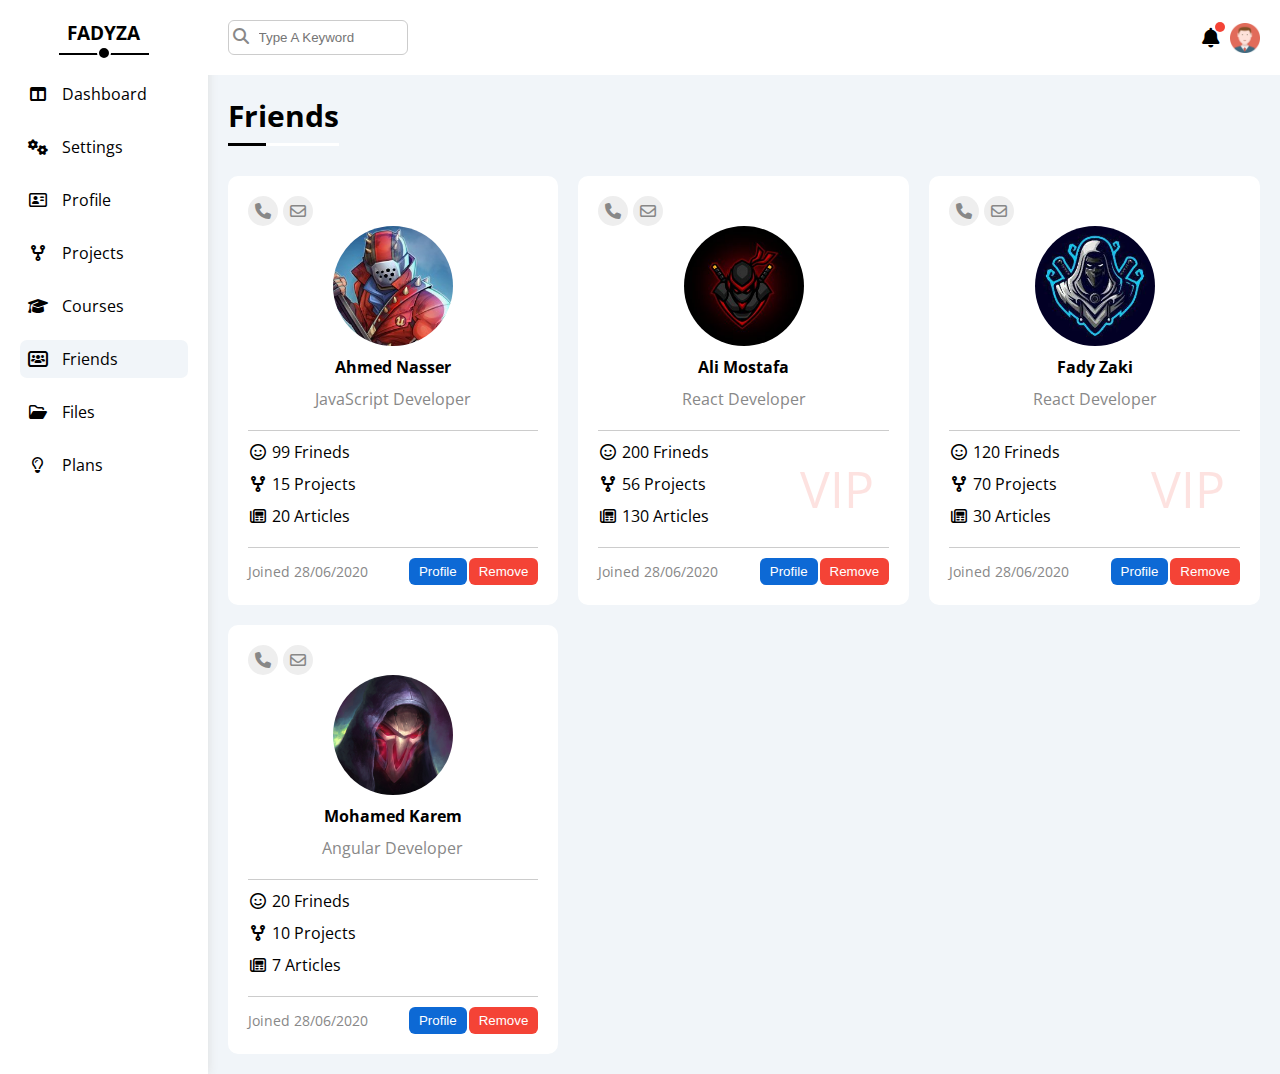
<file: friends.html>
<!DOCTYPE html>
<html lang="en">

<head>
    <meta charset="UTF-8">
    <meta name="viewport" content="width=device-width, initial-scale=1.0">
    <link rel="stylesheet" href="style/framework.css">
    <link rel="stylesheet" href="style/main.css">
    <link rel="preconnect" href="https://fonts.googleapis.com">
    <link rel="preconnect" href="https://fonts.gstatic.com" crossorigin>
    <link href="https://fonts.googleapis.com/css2?family=Open+Sans:wght@300;500;600;800&display=swap" rel="stylesheet">
    <link rel="stylesheet" href="style/all.min.css">
    <title>friends</title>
</head>

<body>

    <main class="page d-flex">
        <!-- sidebar start -->
        <aside class="sidebar p-20 bg-white">
            <h3 class="txt-c relative">FadyZa</h3>

            <ul>
                <li class="br-6 txt-capital">
                    <a href="index.html">
                        <i class="fa-solid fa-table-columns fa-fw"></i>
                        <span class="hide-mobile">dashboard</span>
                    </a>
                </li>
                <li class="br-6 txt-capital">
                    <a href="settings.html">
                        <i class="fa-solid fa-gears fa-fw"></i>
                        <span class="hide-mobile">settings</span>
                    </a>
                </li>
                <li class="br-6 txt-capital">
                    <a href="profile.html">
                        <i class="fa-regular fa-address-card fa-fw"></i>
                        <span class="hide-mobile">profile</span>
                    </a>
                </li>
                <li class="br-6 txt-capital">
                    <a href="projects.html">
                        <i class="fa-solid fa-code-fork fa-fw"></i>
                        <span class="hide-mobile">projects</span>
                    </a>
                </li>
                <li class="br-6 txt-capital">
                    <a href="courses.html">
                        <i class="fa-solid fa-graduation-cap fa-fw"></i>
                        <span class="hide-mobile">courses</span>
                    </a>
                </li>
                <li class="br-6 txt-capital">
                    <a href="friends.html">
                        <i class="fa-solid fa-users-rectangle fa-fw"></i>
                        <span class="hide-mobile">friends</span>
                    </a>
                </li>
                <li class="br-6 txt-capital">
                    <a href="files.html">
                        <i class="fa-regular fa-folder-open fa-fw"></i>
                        <span class="hide-mobile">files</span>
                    </a>
                </li>
                <li class="br-6 txt-capital">
                    <a href="plans.html">
                        <i class="fa-regular fa-lightbulb fa-fw"></i>
                        <span class="hide-mobile">plans</span>
                    </a>
                </li>
            </ul>
        </aside>
        <!-- sidebar end -->

        <section class="content w-100">
            <!-- header start -->
            <header class="d-flex f-between bg-white p-20">
                <div class="search relative">
                    <input class="txt-capital br-6 border" type="search" placeholder="type a keyword">
                </div>

                <div class="icons d-flex align-center justify-center">
                    <span class="relative"><i class="fa-solid fa-bell fa-lg"></i></span>
                    <img src="imgs/avatar.png" alt="profile image">
                </div>
            </header>
            <!-- header end -->


            <h1 class="txt-capital relative">friends</h1>
            <div class="friends-page m-20 d-grid gap-20">

                <div class="friends-card p-20 bg-white br-10 relative txt-capital">
                    <div class="contact d-flex align-center">
                        <i class="fa-solid fa-phone fa-fw bg-eee"></i>
                        <i class="fa-regular fa-envelope fa-fw bg-eee"></i>
                    </div>
                    <div class="profile d-flex justify-center pb-20 border-b txt-c">
                        <img src="imgs/friend-01.jpg" alt="friend">
                        <h4 class="w-100 mt-10">ahmed nasser</h4>
                        <p class="mt-10 c-grey w-100">JavaScript Developer</p>
                    </div>
                    <ul class="pb-20 border-b">
                        <li class="mt-10">
                            <i class="fa-regular fa-face-smile fa-fw"></i>
                            <span>99 frineds</span>
                        </li>
                        <li class="mt-10">
                            <i class="fa-solid fa-code-fork fa-fw"></i>
                            <span>15 projects</span>
                        </li>
                        <li class="mt-10">
                            <i class="fa-regular fa-newspaper fa-fw"></i>
                            <span>20 articles</span>
                        </li>
                    </ul>
                    <div class="date d-flex f-between align-center mt-10">
                        <p class="c-grey fs-14">Joined 28/06/2020</p>
                        <div class="d-flex">
                            <button class="btn-shape bg-blue">profile</button>
                            <button class="btn-shape bg-red">remove</button>
                        </div>
                    </div>
                </div>

                <div class="friends-card p-20 bg-white br-10 relative txt-capital">
                    <span>vip</span>
                    <div class="contact d-flex align-center">
                        <i class="fa-solid fa-phone fa-fw bg-eee"></i>
                        <i class="fa-regular fa-envelope fa-fw bg-eee"></i>
                    </div>
                    <div class="profile d-flex justify-center pb-20 border-b txt-c">
                        <img src="imgs/friend-04.jpg" alt="friend">
                        <h4 class="w-100 mt-10">ali mostafa</h4>
                        <p class="mt-10 c-grey w-100">react Developer</p>
                    </div>
                    <ul class="pb-20 border-b">
                        <li class="mt-10">
                            <i class="fa-regular fa-face-smile fa-fw"></i>
                            <span>200 frineds</span>
                        </li>
                        <li class="mt-10">
                            <i class="fa-solid fa-code-fork fa-fw"></i>
                            <span>56 projects</span>
                        </li>
                        <li class="mt-10">
                            <i class="fa-regular fa-newspaper fa-fw"></i>
                            <span>130 articles</span>
                        </li>
                    </ul>
                    <div class="date d-flex f-between align-center mt-10">
                        <p class="c-grey fs-14">Joined 28/06/2020</p>
                        <div class="d-flex">
                            <button class="btn-shape bg-blue">profile</button>
                            <button class="btn-shape bg-red">remove</button>
                        </div>
                    </div>
                </div>

                <div class="friends-card p-20 bg-white br-10 relative txt-capital">
                    <span>vip</span>
                    <div class="contact d-flex align-center">
                        <i class="fa-solid fa-phone fa-fw bg-eee"></i>
                        <i class="fa-regular fa-envelope fa-fw bg-eee"></i>
                    </div>
                    <div class="profile d-flex justify-center pb-20 border-b txt-c">
                        <img src="imgs/friend-02.jpg" alt="friend">
                        <h4 class="w-100 mt-10">Fady zaki</h4>
                        <p class="mt-10 c-grey w-100">react Developer</p>
                    </div>
                    <ul class="pb-20 border-b">
                        <li class="mt-10">
                            <i class="fa-regular fa-face-smile fa-fw"></i>
                            <span>120 frineds</span>
                        </li>
                        <li class="mt-10">
                            <i class="fa-solid fa-code-fork fa-fw"></i>
                            <span>70 projects</span>
                        </li>
                        <li class="mt-10">
                            <i class="fa-regular fa-newspaper fa-fw"></i>
                            <span>30 articles</span>
                        </li>
                    </ul>
                    <div class="date d-flex f-between align-center mt-10">
                        <p class="c-grey fs-14">Joined 28/06/2020</p>
                        <div class="d-flex">
                            <button class="btn-shape bg-blue">profile</button>
                            <button class="btn-shape bg-red">remove</button>
                        </div>
                    </div>
                </div>

                <div class="friends-card p-20 bg-white br-10 relative txt-capital">
                    <div class="contact d-flex align-center">
                        <i class="fa-solid fa-phone fa-fw bg-eee"></i>
                        <i class="fa-regular fa-envelope fa-fw bg-eee"></i>
                    </div>
                    <div class="profile d-flex justify-center pb-20 border-b txt-c">
                        <img src="imgs/friend-03.jpg" alt="friend">
                        <h4 class="w-100 mt-10">mohamed karem</h4>
                        <p class="mt-10 c-grey w-100">angular Developer</p>
                    </div>
                    <ul class="pb-20 border-b">
                        <li class="mt-10">
                            <i class="fa-regular fa-face-smile fa-fw"></i>
                            <span>20 frineds</span>
                        </li>
                        <li class="mt-10">
                            <i class="fa-solid fa-code-fork fa-fw"></i>
                            <span>10 projects</span>
                        </li>
                        <li class="mt-10">
                            <i class="fa-regular fa-newspaper fa-fw"></i>
                            <span>7 articles</span>
                        </li>
                    </ul>
                    <div class="date d-flex f-between align-center mt-10">
                        <p class="c-grey fs-14">Joined 28/06/2020</p>
                        <div class="d-flex">
                            <button class="btn-shape bg-blue">profile</button>
                            <button class="btn-shape bg-red">remove</button>
                        </div>
                    </div>
                </div>

            </div>
        </section>



    </main>

    <script src=" js/master.js">
    </script>
</body>

</html>
</file>
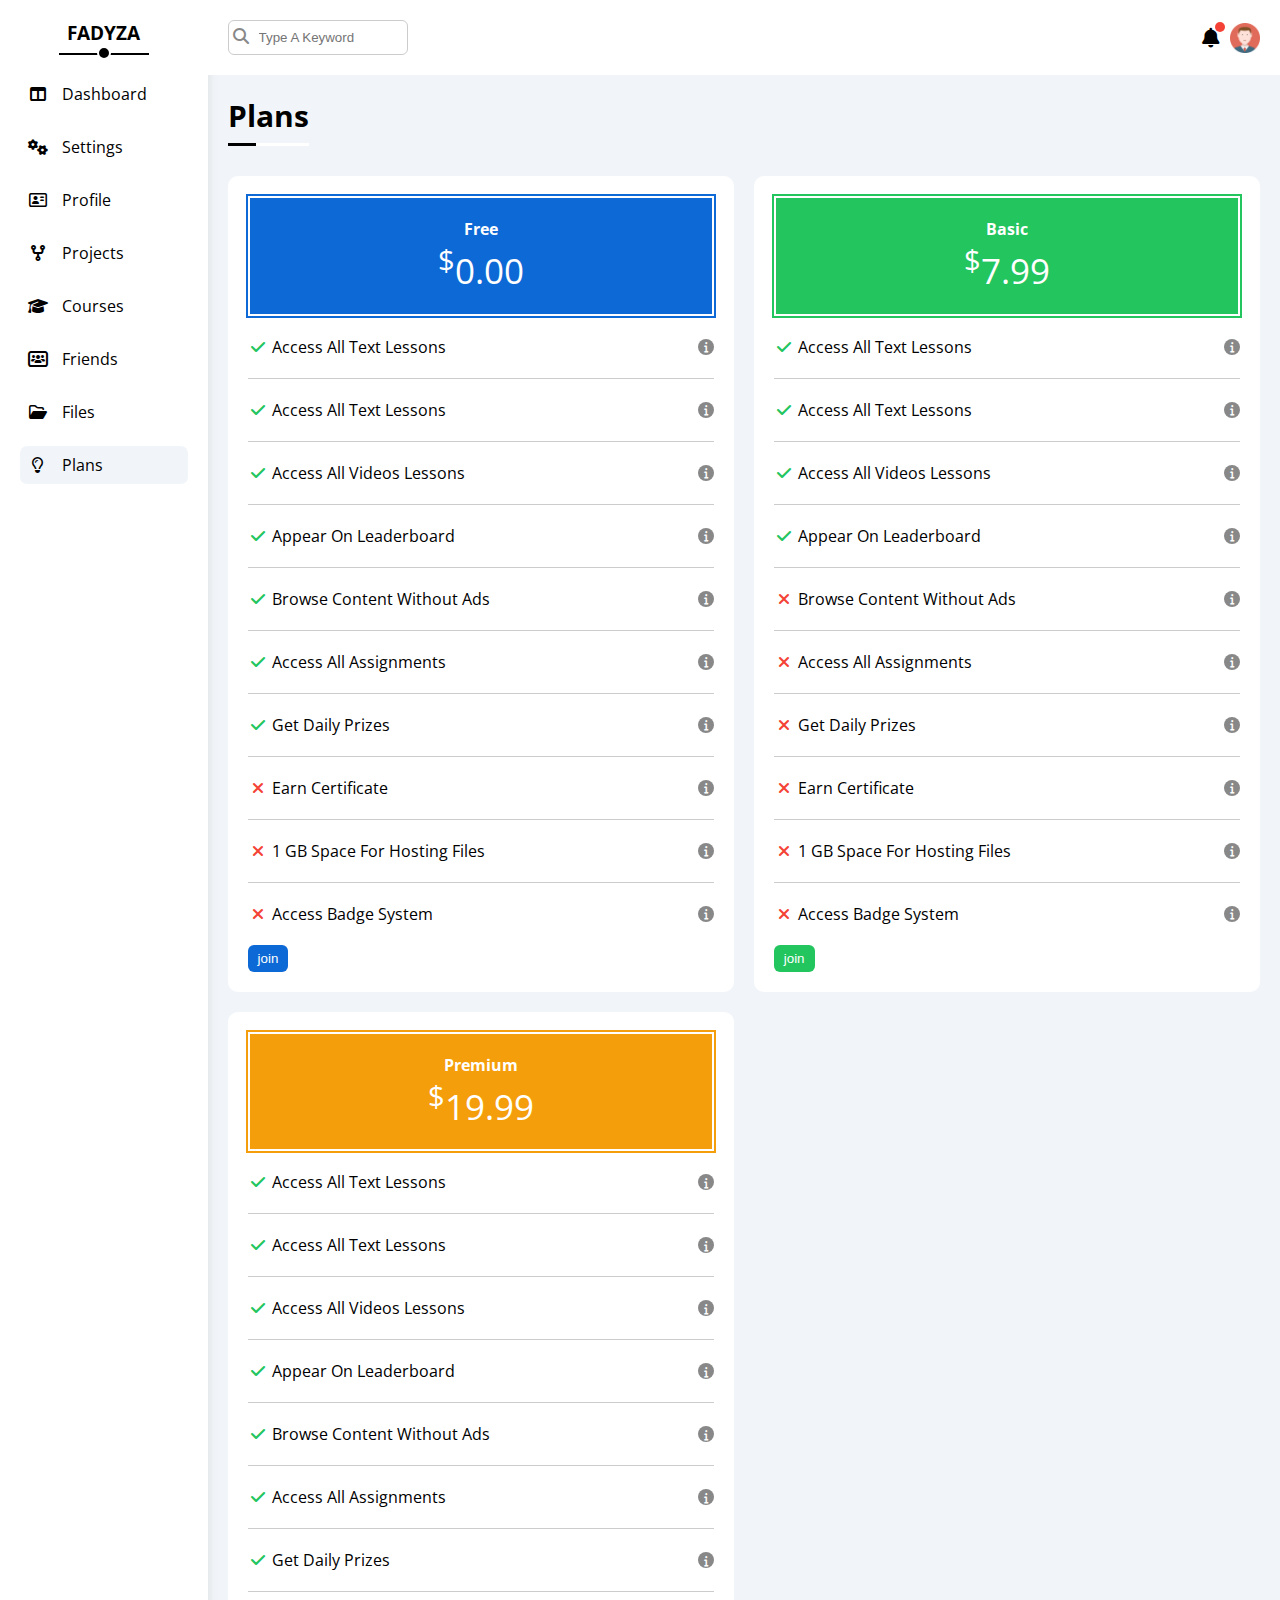
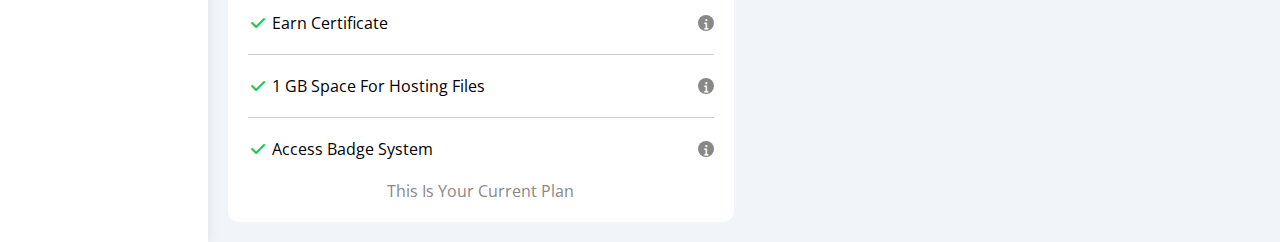
<file: plans.html>
<!DOCTYPE html>
<html lang="en">

<head>
    <meta charset="UTF-8">
    <meta name="viewport" content="width=device-width, initial-scale=1.0">
    <link rel="stylesheet" href="style/framework.css">
    <link rel="stylesheet" href="style/main.css">
    <link rel="preconnect" href="https://fonts.googleapis.com">
    <link rel="preconnect" href="https://fonts.gstatic.com" crossorigin>
    <link href="https://fonts.googleapis.com/css2?family=Open+Sans:wght@300;500;600;800&display=swap" rel="stylesheet">
    <link rel="stylesheet" href="style/all.min.css">
    <title>plans</title>
</head>

<body>

    <main class="page d-flex">
        <!-- sidebar start -->
        <aside class="sidebar p-20 bg-white">
            <h3 class="txt-c relative">FadyZa</h3>

            <ul>
                <li class="br-6 txt-capital">
                    <a href="index.html">
                        <i class="fa-solid fa-table-columns fa-fw"></i>
                        <span class="hide-mobile">dashboard</span>
                    </a>
                </li>
                <li class="br-6 txt-capital">
                    <a href="settings.html">
                        <i class="fa-solid fa-gears fa-fw"></i>
                        <span class="hide-mobile">settings</span>
                    </a>
                </li>
                <li class="br-6 txt-capital">
                    <a href="profile.html">
                        <i class="fa-regular fa-address-card fa-fw"></i>
                        <span class="hide-mobile">profile</span>
                    </a>
                </li>
                <li class="br-6 txt-capital">
                    <a href="projects.html">
                        <i class="fa-solid fa-code-fork fa-fw"></i>
                        <span class="hide-mobile">projects</span>
                    </a>
                </li>
                <li class="br-6 txt-capital">
                    <a href="courses.html">
                        <i class="fa-solid fa-graduation-cap fa-fw"></i>
                        <span class="hide-mobile">courses</span>
                    </a>
                </li>
                <li class="br-6 txt-capital">
                    <a href="friends.html">
                        <i class="fa-solid fa-users-rectangle fa-fw"></i>
                        <span class="hide-mobile">friends</span>
                    </a>
                </li>
                <li class="br-6 txt-capital">
                    <a href="files.html">
                        <i class="fa-regular fa-folder-open fa-fw"></i>
                        <span class="hide-mobile">files</span>
                    </a>
                </li>
                <li class="br-6 txt-capital">
                    <a href="plans.html">
                        <i class="fa-regular fa-lightbulb fa-fw"></i>
                        <span class="hide-mobile">plans</span>
                    </a>
                </li>
            </ul>
        </aside>
        <!-- sidebar end -->

        <section class="content w-100">
            <!-- header start -->
            <header class="d-flex f-between bg-white p-20">
                <div class="search relative">
                    <input class="txt-capital br-6 border" type="search" placeholder="type a keyword">
                </div>

                <div class="icons d-flex align-center justify-center">
                    <span class="relative"><i class="fa-solid fa-bell fa-lg"></i></span>
                    <img src="imgs/avatar.png" alt="profile image">
                </div>
            </header>
            <!-- header end -->


            <h1 class="txt-capital relative">plans</h1>
            <div class="plans-page m-20 d-grid gap-20">

                <div class="plan bg-white p-20 br-10 txt-capital">
                    <div class="p-20 bg-blue txt-c">
                        <h4>free</h4>
                        <p><sup>$</sup>0.00</p>
                    </div>
                    <ul>
                        <li class="mt-20 pb-20 border-b">
                            <div class="d-flex f-between align-center">
                                <p> <i class="fa-solid fa-check c-green fa-fw"></i>
                                    Access All Text Lessons</p>
                                <span class="d-flex justify-center align-center"><i class="fa-solid fa-info"></i></span>
                            </div>
                        </li>
                        <li class="mt-20 pb-20 border-b">
                            <div class="d-flex f-between align-center">
                                <p> <i class="fa-solid fa-check c-green fa-fw"></i>
                                    Access All Text Lessons</p>
                                <span class="d-flex justify-center align-center"><i class="fa-solid fa-info"></i></span>
                            </div>
                        </li>
                        <li class="mt-20 pb-20 border-b">
                            <div class="d-flex f-between align-center">
                                <p> <i class="fa-solid fa-check c-green fa-fw"></i>
                                    Access All Videos Lessons</p>
                                <span class="d-flex justify-center align-center"><i class="fa-solid fa-info"></i></span>
                            </div>
                        </li>
                        <li class="mt-20 pb-20 border-b">
                            <div class="d-flex f-between align-center">
                                <p> <i class="fa-solid fa-check c-green fa-fw"></i>
                                    Appear On Leaderboard</p>
                                <span class="d-flex justify-center align-center"><i class="fa-solid fa-info"></i></span>
                            </div>
                        </li>
                        <li class="mt-20 pb-20 border-b">
                            <div class="d-flex f-between align-center">
                                <p> <i class="fa-solid fa-check c-green fa-fw"></i>
                                    Browse Content Without Ads</p>
                                <span class="d-flex justify-center align-center"><i class="fa-solid fa-info"></i></span>
                            </div>
                        </li>
                        <li class="mt-20 pb-20 border-b">
                            <div class="d-flex f-between align-center">
                                <p> <i class="fa-solid fa-check c-green fa-fw"></i>
                                    Access All Assignments</p>
                                <span class="d-flex justify-center align-center"><i class="fa-solid fa-info"></i></span>
                            </div>
                        </li>
                        <li class="mt-20 pb-20 border-b">
                            <div class="d-flex f-between align-center">
                                <p> <i class="fa-solid fa-check c-green fa-fw"></i>
                                    Get Daily Prizes</p>
                                <span class="d-flex justify-center align-center"><i class="fa-solid fa-info"></i></span>
                            </div>
                        </li>
                        <li class="mt-20 pb-20 border-b">
                            <div class="d-flex f-between align-center">
                                <p> <i class="fa-solid fa-xmark c-red fa-fw"></i>
                                    Earn Certificate</p>
                                <span class="d-flex justify-center align-center"><i class="fa-solid fa-info"></i></span>
                            </div>
                        </li>
                        <li class="mt-20 pb-20 border-b">
                            <div class="d-flex f-between align-center">
                                <p> <i class="fa-solid fa-xmark c-red fa-fw"></i>
                                    1 GB Space For Hosting Files</p>
                                <span class="d-flex justify-center align-center"><i class="fa-solid fa-info"></i></span>
                            </div>
                        </li>
                        <li class="mt-20">
                            <div class="d-flex f-between align-center">
                                <p><i class="fa-solid fa-xmark c-red fa-fw"></i>
                                    Access Badge System</p>
                                <span class="d-flex justify-center align-center"><i class="fa-solid fa-info"></i></span>
                            </div>
                        </li>
                    </ul>
                    <button class="btn-shape btn-style c-white mt-20">join</button>
                </div>

                <div class="plan bg-white p-20 br-10 txt-capital">
                    <div class="p-20 bg-green txt-c">
                        <h4>basic</h4>
                        <p><sup>$</sup>7.99</p>
                    </div>
                    <ul>
                        <li class="mt-20 pb-20 border-b">
                            <div class="d-flex f-between align-center">
                                <p> <i class="fa-solid fa-check c-green fa-fw"></i>
                                    Access All Text Lessons</p>
                                <span class="d-flex justify-center align-center"><i class="fa-solid fa-info"></i></span>
                            </div>
                        </li>
                        <li class="mt-20 pb-20 border-b">
                            <div class="d-flex f-between align-center">
                                <p> <i class="fa-solid fa-check c-green fa-fw"></i>
                                    Access All Text Lessons</p>
                                <span class="d-flex justify-center align-center"><i class="fa-solid fa-info"></i></span>
                            </div>
                        </li>
                        <li class="mt-20 pb-20 border-b">
                            <div class="d-flex f-between align-center">
                                <p> <i class="fa-solid fa-check c-green fa-fw"></i>
                                    Access All Videos Lessons</p>
                                <span class="d-flex justify-center align-center"><i class="fa-solid fa-info"></i></span>
                            </div>
                        </li>
                        <li class="mt-20 pb-20 border-b">
                            <div class="d-flex f-between align-center">
                                <p> <i class="fa-solid fa-check c-green fa-fw"></i>
                                    Appear On Leaderboard</p>
                                <span class="d-flex justify-center align-center"><i class="fa-solid fa-info"></i></span>
                            </div>
                        </li>
                        <li class="mt-20 pb-20 border-b">
                            <div class="d-flex f-between align-center">
                                <p> <i class="fa-solid fa-xmark c-red fa-fw"></i>
                                    Browse Content Without Ads</p>
                                <span class="d-flex justify-center align-center"><i class="fa-solid fa-info"></i></span>
                            </div>
                        </li>
                        <li class="mt-20 pb-20 border-b">
                            <div class="d-flex f-between align-center">
                                <p> <i class="fa-solid fa-xmark c-red fa-fw"></i>
                                    Access All Assignments</p>
                                <span class="d-flex justify-center align-center"><i class="fa-solid fa-info"></i></span>
                            </div>
                        </li>
                        <li class="mt-20 pb-20 border-b">
                            <div class="d-flex f-between align-center">
                                <p> <i class="fa-solid fa-xmark c-red fa-fw"></i>
                                    Get Daily Prizes</p>
                                <span class="d-flex justify-center align-center"><i class="fa-solid fa-info"></i></span>
                            </div>
                        </li>
                        <li class="mt-20 pb-20 border-b">
                            <div class="d-flex f-between align-center">
                                <p> <i class="fa-solid fa-xmark c-red fa-fw"></i>
                                    Earn Certificate</p>
                                <span class="d-flex justify-center align-center"><i class="fa-solid fa-info"></i></span>
                            </div>
                        </li>
                        <li class="mt-20 pb-20 border-b">
                            <div class="d-flex f-between align-center">
                                <p> <i class="fa-solid fa-xmark c-red fa-fw"></i>
                                    1 GB Space For Hosting Files</p>
                                <span class="d-flex justify-center align-center"><i class="fa-solid fa-info"></i></span>
                            </div>
                        </li>
                        <li class="mt-20">
                            <div class="d-flex f-between align-center">
                                <p><i class="fa-solid fa-xmark c-red fa-fw"></i>
                                    Access Badge System</p>
                                <span class="d-flex justify-center align-center"><i class="fa-solid fa-info"></i></span>
                            </div>
                        </li>
                    </ul>
                    <button class="btn-shape bg-green c-white mt-20">join</button>
                </div>

                <div class="plan bg-white p-20 br-10 txt-capital">
                    <div class="p-20 bg-yellow txt-c">
                        <h4>Premium</h4>
                        <p><sup>$</sup>19.99</p>
                    </div>
                    <ul>
                        <li class="mt-20 pb-20 border-b">
                            <div class="d-flex f-between align-center">
                                <p> <i class="fa-solid fa-check c-green fa-fw"></i>
                                    Access All Text Lessons</p>
                                <span class="d-flex justify-center align-center"><i class="fa-solid fa-info"></i></span>
                            </div>
                        </li>
                        <li class="mt-20 pb-20 border-b">
                            <div class="d-flex f-between align-center">
                                <p> <i class="fa-solid fa-check c-green fa-fw"></i>
                                    Access All Text Lessons</p>
                                <span class="d-flex justify-center align-center"><i class="fa-solid fa-info"></i></span>
                            </div>
                        </li>
                        <li class="mt-20 pb-20 border-b">
                            <div class="d-flex f-between align-center">
                                <p> <i class="fa-solid fa-check c-green fa-fw"></i>
                                    Access All Videos Lessons</p>
                                <span class="d-flex justify-center align-center"><i class="fa-solid fa-info"></i></span>
                            </div>
                        </li>
                        <li class="mt-20 pb-20 border-b">
                            <div class="d-flex f-between align-center">
                                <p> <i class="fa-solid fa-check c-green fa-fw"></i>
                                    Appear On Leaderboard</p>
                                <span class="d-flex justify-center align-center"><i class="fa-solid fa-info"></i></span>
                            </div>
                        </li>
                        <li class="mt-20 pb-20 border-b">
                            <div class="d-flex f-between align-center">
                                <p> <i class="fa-solid fa-check c-green fa-fw"></i>
                                    Browse Content Without Ads</p>
                                <span class="d-flex justify-center align-center"><i class="fa-solid fa-info"></i></span>
                            </div>
                        </li>
                        <li class="mt-20 pb-20 border-b">
                            <div class="d-flex f-between align-center">
                                <p> <i class="fa-solid fa-check c-green fa-fw"></i>
                                    Access All Assignments</p>
                                <span class="d-flex justify-center align-center"><i class="fa-solid fa-info"></i></span>
                            </div>
                        </li>
                        <li class="mt-20 pb-20 border-b">
                            <div class="d-flex f-between align-center">
                                <p> <i class="fa-solid fa-check c-green fa-fw"></i>
                                    Get Daily Prizes</p>
                                <span class="d-flex justify-center align-center"><i class="fa-solid fa-info"></i></span>
                            </div>
                        </li>
                        <li class="mt-20 pb-20 border-b">
                            <div class="d-flex f-between align-center">
                                <p> <i class="fa-solid fa-check c-green fa-fw"></i>
                                    Earn Certificate</p>
                                <span class="d-flex justify-center align-center"><i class="fa-solid fa-info"></i></span>
                            </div>
                        </li>
                        <li class="mt-20 pb-20 border-b">
                            <div class="d-flex f-between align-center">
                                <p> <i class="fa-solid fa-check c-green fa-fw"></i>
                                    1 GB Space For Hosting Files</p>
                                <span class="d-flex justify-center align-center"><i class="fa-solid fa-info"></i></span>
                            </div>
                        </li>
                        <li class="mt-20">
                            <div class="d-flex f-between align-center">
                                <p><i class="fa-solid fa-check c-green fa-fw"></i>
                                    Access Badge System</p>
                                <span class="d-flex justify-center align-center"><i class="fa-solid fa-info"></i></span>
                            </div>
                        </li>
                    </ul>
                    <p class="mt-20 c-grey txt-c">This Is Your Current Plan</p>
                </div>

            </div>
        </section>



    </main>

    <script src=" js/master.js">
    </script>
</body>

</html>
</file>
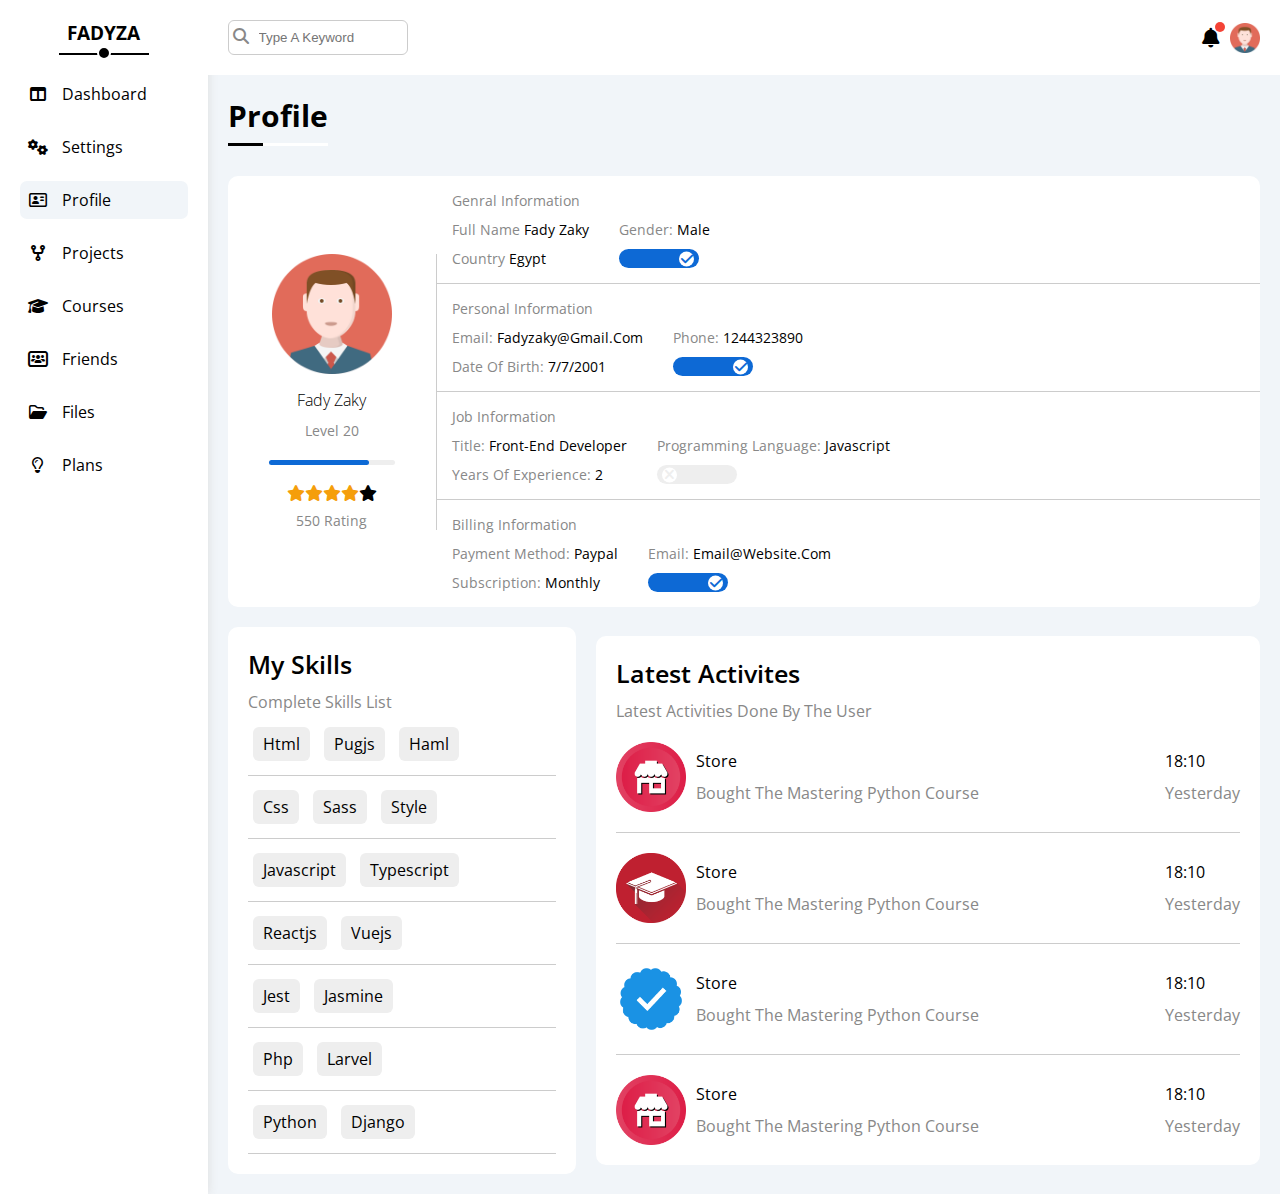
<file: profile.html>
<!DOCTYPE html>
<html lang="en">

<head>
    <meta charset="UTF-8">
    <meta name="viewport" content="width=device-width, initial-scale=1.0">
    <link rel="stylesheet" href="style/framework.css">
    <link rel="stylesheet" href="style/main.css">
    <link rel="preconnect" href="https://fonts.googleapis.com">
    <link rel="preconnect" href="https://fonts.gstatic.com" crossorigin>
    <link href="https://fonts.googleapis.com/css2?family=Open+Sans:wght@300;500;600;800&display=swap" rel="stylesheet">
    <link rel="stylesheet" href="style/all.min.css">
    <title>profile</title>
</head>

<body>

    <main class="page d-flex">
        <!-- sidebar start -->
        <aside class="sidebar p-20 bg-white">
            <h3 class="txt-c relative">FadyZa</h3>

            <ul>
                <li class="br-6 txt-capital">
                    <a href="index.html">
                        <i class="fa-solid fa-table-columns fa-fw"></i>
                        <span class="hide-mobile">dashboard</span>
                    </a>
                </li>
                <li class="br-6 txt-capital">
                    <a href="settings.html">
                        <i class="fa-solid fa-gears fa-fw"></i>
                        <span class="hide-mobile">settings</span>
                    </a>
                </li>
                <li class="br-6 txt-capital">
                    <a href="profile.html">
                        <i class="fa-regular fa-address-card fa-fw"></i>
                        <span class="hide-mobile">profile</span>
                    </a>
                </li>
                <li class="br-6 txt-capital">
                    <a href="projects.html">
                        <i class="fa-solid fa-code-fork fa-fw"></i>
                        <span class="hide-mobile">projects</span>
                    </a>
                </li>
                <li class="br-6 txt-capital">
                    <a href="courses.html">
                        <i class="fa-solid fa-graduation-cap fa-fw"></i>
                        <span class="hide-mobile">courses</span>
                    </a>
                </li>
                <li class="br-6 txt-capital">
                    <a href="friends.html">
                        <i class="fa-solid fa-users-rectangle fa-fw"></i>
                        <span class="hide-mobile">friends</span>
                    </a>
                </li>
                <li class="br-6 txt-capital">
                    <a href="files.html">
                        <i class="fa-regular fa-folder-open fa-fw"></i>
                        <span class="hide-mobile">files</span>
                    </a>
                </li>
                <li class="br-6 txt-capital">
                    <a href="plans.html">
                        <i class="fa-regular fa-lightbulb fa-fw"></i>
                        <span class="hide-mobile">plans</span>
                    </a>
                </li>
            </ul>
        </aside>
        <!-- sidebar end -->

        <section class="content w-100">
            <!-- header start -->
            <header class="d-flex f-between bg-white p-20">
                <div class="search relative">
                    <input class="txt-capital br-6 border" type="search" placeholder="type a keyword">
                </div>

                <div class="icons d-flex align-center justify-center">
                    <span class="relative"><i class="fa-solid fa-bell fa-lg"></i></span>
                    <img src="imgs/avatar.png" alt="profile image">
                </div>
            </header>
            <!-- header end -->

            <h1 class="txt-capital relative">profile</h1>
            <div class="profile-page m-20 d-grid gap-20">

                <!-- overview start  -->
                <div class="overview d-grid align-center br-10 bg-white txt-capital">

                    <div class="avatar txt-c">
                        <img src="imgs/avatar.png" alt="profile picture">
                        <h4 class="mb-10 mt-10 fw-thin">fady zaky</h4>
                        <p class="c-grey fs-14">level 20</p>
                        <div class="bar bg-eee br-6 relative mb-20 mt-20">
                            <span class="bg-blue br-6 d-block" style="width: 80%; height: 5px;"></span>
                        </div>
                        <div class="stars mb-10 d-flex f-between justify-center">
                            <i class="fa-solid fa-star c-yellow"></i>
                            <i class="fa-solid fa-star c-yellow"></i>
                            <i class="fa-solid fa-star c-yellow"></i>
                            <i class="fa-solid fa-star c-yellow"></i>
                            <i class="fa-solid fa-star"></i>
                        </div>
                        <p class="fs-14 c-grey">550 rating</p>
                    </div>

                    <div class="overview-row txt-c-mobile border-b fs-14">
                        <div>
                            <p class="c-grey">genral information</p>
                            <p class="mt-10 mb-10"><span class="c-grey">full name </span>fady zaky</p>
                            <p><span class="c-grey">country </span>egypt</p>
                        </div>

                        <div>
                            <p class="mt-10 mb-10"><span class="c-grey">gender: </span>male</p>
                            <label>
                                <input class="toggleBox" type="checkbox" checked>
                                <div class="toggle relative d-flex align-center"></div>
                            </label>
                        </div>
                    </div>

                    <div class="overview-row txt-c-mobile border-b fs-14">
                        <div>
                            <p class="c-grey">Personal Information</p>
                            <p class="mt-10 mb-10"><span class="c-grey">Email: </span>fadyzaky@gmail.com</p>
                            <p><span class="c-grey">Date Of Birth: </span>7/7/2001</p>
                        </div>

                        <div>
                            <p class="mt-10 mb-10"><span class="c-grey">Phone: </span>1244323890</p>
                            <label>
                                <input class="toggleBox" type="checkbox" checked>
                                <div class="toggle relative d-flex align-center"></div>
                            </label>
                        </div>
                    </div>

                    <div class="overview-row txt-c-mobile border-b fs-14">
                        <div>
                            <p class="c-grey">Job Information</p>
                            <p class="mt-10 mb-10"><span class="c-grey">Title: </span>front-end Developer</p>
                            <p><span class="c-grey">Years Of Experience: </span>2</p>
                        </div>

                        <div>
                            <p class="mt-10 mb-10"><span class="c-grey">Programming Language: </span>javascript</p>
                            <label>
                                <input class="toggleBox" type="checkbox">
                                <div class="toggle relative d-flex align-center"></div>
                            </label>
                        </div>
                    </div>

                    <div class="overview-row txt-c-mobile fs-14">
                        <div>
                            <p class="c-grey">Billing Information</p>
                            <p class="mt-10 mb-10"><span class="c-grey">Payment Method: </span>paypal</p>
                            <p><span class="c-grey">Subscription: </span>monthly</p>
                        </div>

                        <div>
                            <p class="mt-10 mb-10"><span class="c-grey">Email: </span>email@website.com</p>
                            <label>
                                <input class="toggleBox" type="checkbox" checked>
                                <div class="toggle relative d-flex align-center"></div>
                            </label>
                        </div>
                    </div>

                </div>
                <!-- overview end  -->

                <div class="skills d-flex align-center gap-20 block-mobile txt-c-mobile">
                    <!--myskills start -->
                    <div class="myskills bg-white br-10 txt-capital txt-c-mobile p-20">
                        <h3 class="box-title">my skills</h3>
                        <p class="c-grey mt-10">Complete Skills List</p>
                        <div class="pb-20 border-b mt-20">
                            <span class="bg-eee btn-shape">html</span>
                            <span class="bg-eee btn-shape">pugjs</span>
                            <span class="bg-eee btn-shape">haml</span>
                        </div>
                        <div class="pb-20 border-b mt-20">
                            <span class="bg-eee btn-shape">css</span>
                            <span class="bg-eee btn-shape">sass</span>
                            <span class="bg-eee btn-shape">style</span>
                        </div>
                        <div class="pb-20 border-b mt-20">
                            <span class="bg-eee btn-shape">javascript</span>
                            <span class="bg-eee btn-shape">typescript</span>
                        </div>
                        <div class="pb-20 border-b mt-20">
                            <span class="bg-eee btn-shape">reactjs</span>
                            <span class="bg-eee btn-shape">vuejs</span>
                        </div>
                        <div class="pb-20 border-b mt-20">
                            <span class="bg-eee btn-shape">jest</span>
                            <span class="bg-eee btn-shape">jasmine</span>
                        </div>
                        <div class="pb-20 border-b mt-20">
                            <span class="bg-eee btn-shape">php</span>
                            <span class="bg-eee btn-shape">larvel</span>
                        </div>
                        <div class="pb-20 border-b mt-20">
                            <span class="bg-eee btn-shape">python</span>
                            <span class="bg-eee btn-shape">django</span>
                        </div>
                    </div>
                    <!--myskills end  -->

                    <!-- latest activites start -->
                    <div class="activites bg-white br-10 txt-capital p-20">
                        <h3 class="box-title">latest activites</h3>
                        <p class="c-grey mt-10 mb-10">Latest Activities Done By The User</p>
                        <ul>
                            <li class="d-flex align-center mt-20 pb-20 border-b block-mobile">
                                <img src="imgs/activity-01.png" alt="store image">
                                <div class="d-flex f-between align-center w-100 block-mobile">
                                    <div class="left">
                                        <p>store</p>
                                        <p class="c-grey mt-10">Bought The Mastering Python Course</p>
                                    </div>
                                    <div class="right">
                                        <p>18:10</p>
                                        <p class="c-grey mt-10">yesterday</p>
                                    </div>
                                </div>
                            </li>

                            <li class="d-flex align-center mt-20 pb-20 border-b block-mobile">
                                <img src="imgs/activity-02.png" alt="store image">
                                <div class="d-flex f-between align-center w-100 block-mobile">
                                    <div class="left">
                                        <p>store</p>
                                        <p class="c-grey mt-10">Bought The Mastering Python Course</p>
                                    </div>
                                    <div class="right">
                                        <p>18:10</p>
                                        <p class="c-grey mt-10">yesterday</p>
                                    </div>
                                </div>
                            </li>

                            <li class="d-flex align-center mt-20 pb-20 border-b block-mobile">
                                <img src="imgs/activity-03.png" alt="store image">
                                <div class="d-flex f-between align-center w-100 block-mobile">
                                    <div class="left">
                                        <p>store</p>
                                        <p class="c-grey mt-10">Bought The Mastering Python Course</p>
                                    </div>
                                    <div class="right">
                                        <p>18:10</p>
                                        <p class="c-grey mt-10">yesterday</p>
                                    </div>
                                </div>
                            </li>

                            <li class="d-flex align-center mt-20 block-mobile">
                                <img src="imgs/activity-01.png" alt="store image">
                                <div class="d-flex f-between align-center w-100 block-mobile">
                                    <div class="left">
                                        <p>store</p>
                                        <p class="c-grey mt-10">Bought The Mastering Python Course</p>
                                    </div>
                                    <div class="right">
                                        <p>18:10</p>
                                        <p class="c-grey mt-10">yesterday</p>
                                    </div>
                                </div>
                            </li>
                        </ul>
                    </div>
                    <!-- latest activites end -->
                </div>


            </div>
        </section>
    </main>

    <script src=" js/master.js">
    </script>
</body>

</html>
</file>
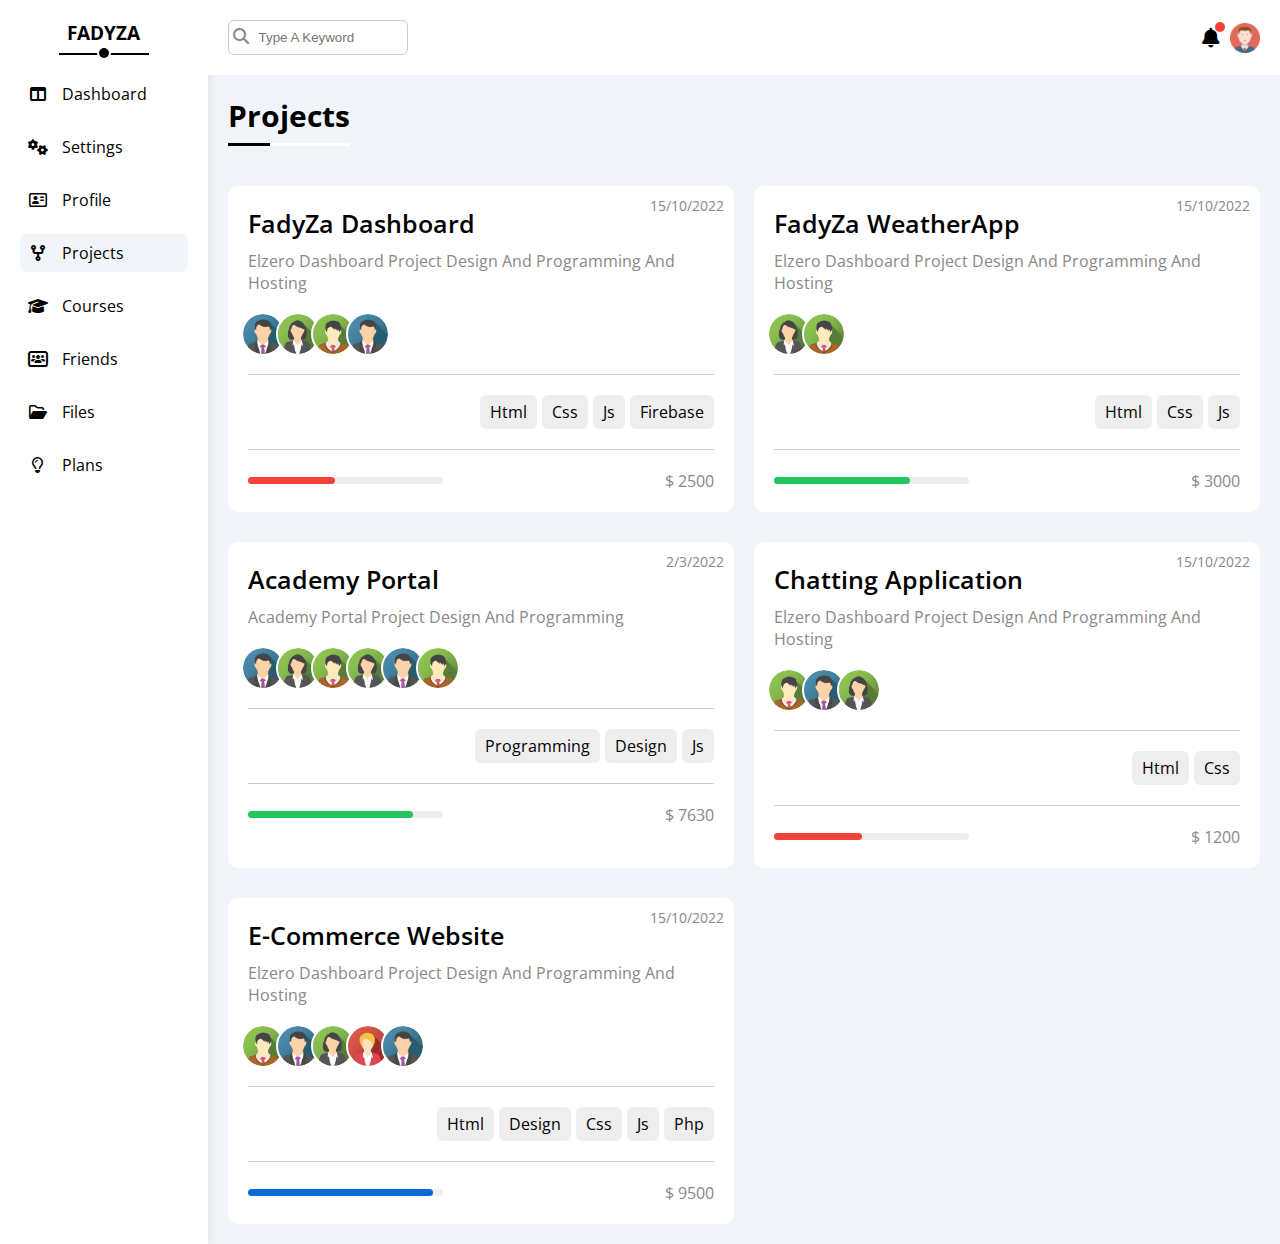
<file: projects.html>
<!DOCTYPE html>
<html lang="en">

<head>
    <meta charset="UTF-8">
    <meta name="viewport" content="width=device-width, initial-scale=1.0">
    <link rel="stylesheet" href="style/framework.css">
    <link rel="stylesheet" href="style/main.css">
    <link rel="preconnect" href="https://fonts.googleapis.com">
    <link rel="preconnect" href="https://fonts.gstatic.com" crossorigin>
    <link href="https://fonts.googleapis.com/css2?family=Open+Sans:wght@300;500;600;800&display=swap" rel="stylesheet">
    <link rel="stylesheet" href="style/all.min.css">
    <title>projects</title>
</head>

<body>

    <main class="page d-flex">
        <!-- sidebar start -->
        <aside class="sidebar p-20 bg-white">
            <h3 class="txt-c relative">FadyZa</h3>

            <ul>
                <li class="br-6 txt-capital">
                    <a href="index.html">
                        <i class="fa-solid fa-table-columns fa-fw"></i>
                        <span class="hide-mobile">dashboard</span>
                    </a>
                </li>
                <li class="br-6 txt-capital">
                    <a href="settings.html">
                        <i class="fa-solid fa-gears fa-fw"></i>
                        <span class="hide-mobile">settings</span>
                    </a>
                </li>
                <li class="br-6 txt-capital">
                    <a href="profile.html">
                        <i class="fa-regular fa-address-card fa-fw"></i>
                        <span class="hide-mobile">profile</span>
                    </a>
                </li>
                <li class="br-6 txt-capital">
                    <a href="projects.html">
                        <i class="fa-solid fa-code-fork fa-fw"></i>
                        <span class="hide-mobile">projects</span>
                    </a>
                </li>
                <li class="br-6 txt-capital">
                    <a href="courses.html">
                        <i class="fa-solid fa-graduation-cap fa-fw"></i>
                        <span class="hide-mobile">courses</span>
                    </a>
                </li>
                <li class="br-6 txt-capital">
                    <a href="friends.html">
                        <i class="fa-solid fa-users-rectangle fa-fw"></i>
                        <span class="hide-mobile">friends</span>
                    </a>
                </li>
                <li class="br-6 txt-capital">
                    <a href="files.html">
                        <i class="fa-regular fa-folder-open fa-fw"></i>
                        <span class="hide-mobile">files</span>
                    </a>
                </li>
                <li class="br-6 txt-capital">
                    <a href="plans.html">
                        <i class="fa-regular fa-lightbulb fa-fw"></i>
                        <span class="hide-mobile">plans</span>
                    </a>
                </li>
            </ul>
        </aside>
        <!-- sidebar end -->

        <section class="content w-100">
            <!-- header start -->
            <header class="d-flex f-between bg-white p-20">
                <div class="search relative">
                    <input class="txt-capital br-6 border" type="search" placeholder="type a keyword">
                </div>

                <div class="icons d-flex align-center justify-center">
                    <span class="relative"><i class="fa-solid fa-bell fa-lg"></i></span>
                    <img src="imgs/avatar.png" alt="profile image">
                </div>
            </header>
            <!-- header end -->


            <h1 class="txt-capital relative">projects</h1>
            <div class="projects-page m-20 d-grid gap-20">

                <div class="projects-card bg-white br-10 p-20 mt-10 relative txt-capital">
                    <span class="fs-14 c-grey">15/10/2022</span>
                    <h3 class="box-title">FadyZa dashboard</h3>
                    <p class="c-grey mt-10">Elzero Dashboard Project Design And Programming And Hosting</p>
                    <div class="team d-flex border-b pb-20 mt-20">
                        <img class="relative" src="imgs/team-01.png" alt="team">
                        <img class="relative" src="imgs/team-02.png" alt="team">
                        <img class="relative" src="imgs/team-03.png" alt="team">
                        <img class="relative" src="imgs/team-01.png" alt="team">
                    </div>
                    <div class="techs d-flex border-b mt-20 pb-20">
                        <span class="btn-shape bg-eee">html</span>
                        <span class="btn-shape bg-eee">css</span>
                        <span class="btn-shape bg-eee">js</span>
                        <span class="btn-shape bg-eee">firebase</span>
                    </div>
                    <div class="price d-flex f-between mt-20 align-center">
                        <div class="bar br-6 bg-eee">
                            <span class="bg-red d-block br-6" style="width: 45%;"></span>
                        </div>
                        <span class="d-block c-grey">$ 2500</span>
                    </div>
                </div>

                <div class="projects-card bg-white br-10 p-20 mt-10 relative txt-capital">
                    <span class="fs-14 c-grey">15/10/2022</span>
                    <h3 class="box-title">FadyZa weatherApp</h3>
                    <p class="c-grey mt-10">Elzero Dashboard Project Design And Programming And Hosting</p>
                    <div class="team d-flex border-b pb-20 mt-20">
                        <img class="relative" src="imgs/team-02.png" alt="team">
                        <img class="relative" src="imgs/team-03.png" alt="team">
                    </div>
                    <div class="techs d-flex border-b mt-20 pb-20">
                        <span class="btn-shape bg-eee">html</span>
                        <span class="btn-shape bg-eee">css</span>
                        <span class="btn-shape bg-eee">js</span>
                    </div>
                    <div class="price d-flex f-between mt-20 align-center">
                        <div class="bar br-6 bg-eee">
                            <span class="bg-green d-block br-6" style="width: 70%;"></span>
                        </div>
                        <span class="d-block c-grey">$ 3000</span>
                    </div>
                </div>

                <div class="projects-card bg-white br-10 p-20 mt-10 relative txt-capital">
                    <span class="fs-14 c-grey">2/3/2022</span>
                    <h3 class="box-title">Academy Portal</h3>
                    <p class="c-grey mt-10">Academy Portal Project Design And Programming</p>
                    <div class="team d-flex border-b pb-20 mt-20">
                        <img class="relative" src="imgs/team-01.png" alt="team">
                        <img class="relative" src="imgs/team-02.png" alt="team">
                        <img class="relative" src="imgs/team-03.png" alt="team">
                        <img class="relative" src="imgs/team-02.png" alt="team">
                        <img class="relative" src="imgs/team-01.png" alt="team">
                        <img class="relative" src="imgs/team-03.png" alt="team">
                    </div>
                    <div class="techs d-flex border-b mt-20 pb-20">
                        <span class="btn-shape bg-eee">programming</span>
                        <span class="btn-shape bg-eee">design</span>
                        <span class="btn-shape bg-eee">js</span>
                    </div>
                    <div class="price d-flex f-between mt-20 align-center">
                        <div class="bar br-6 bg-eee">
                            <span class="bg-green d-block br-6" style="width: 85%;"></span>
                        </div>
                        <span class="d-block c-grey">$ 7630</span>
                    </div>
                </div>

                <div class="projects-card bg-white br-10 p-20 mt-10 relative txt-capital">
                    <span class="fs-14 c-grey">15/10/2022</span>
                    <h3 class="box-title">Chatting Application</h3>
                    <p class="c-grey mt-10">Elzero Dashboard Project Design And Programming And Hosting</p>
                    <div class="team d-flex border-b pb-20 mt-20">
                        <img class="relative" src="imgs/team-03.png" alt="team">
                        <img class="relative" src="imgs/team-01.png" alt="team">
                        <img class="relative" src="imgs/team-02.png" alt="team">
                    </div>
                    <div class="techs d-flex border-b mt-20 pb-20">
                        <span class="btn-shape bg-eee">html</span>
                        <span class="btn-shape bg-eee">css</span>
                    </div>
                    <div class="price d-flex f-between mt-20 align-center">
                        <div class="bar br-6 bg-eee">
                            <span class="bg-red d-block br-6" style="width: 45%;"></span>
                        </div>
                        <span class="d-block c-grey">$ 1200</span>
                    </div>
                </div>

                <div class="projects-card bg-white br-10 p-20 mt-10 relative txt-capital">
                    <span class="fs-14 c-grey">15/10/2022</span>
                    <h3 class="box-title">E-commerce website</h3>
                    <p class="c-grey mt-10">Elzero Dashboard Project Design And Programming And Hosting</p>
                    <div class="team d-flex border-b pb-20 mt-20">
                        <img class="relative" src="imgs/team-03.png" alt="team">
                        <img class="relative" src="imgs/team-01.png" alt="team">
                        <img class="relative" src="imgs/team-02.png" alt="team">
                        <img class="relative" src="imgs/team-05.png" alt="team">
                        <img class="relative" src="imgs/team-01.png" alt="team">
                    </div>
                    <div class="techs d-flex border-b mt-20 pb-20">
                        <span class="btn-shape bg-eee">html</span>
                        <span class="btn-shape bg-eee">design</span>
                        <span class="btn-shape bg-eee">css</span>
                        <span class="btn-shape bg-eee">js</span>
                        <span class="btn-shape bg-eee">php</span>
                    </div>
                    <div class="price d-flex f-between mt-20 align-center">
                        <div class="bar br-6 bg-eee">
                            <span class="bg-blue d-block br-6" style="width: 95%;"></span>
                        </div>
                        <span class="d-block c-grey">$ 9500</span>
                    </div>
                </div>

            </div>
        </section>



    </main>

    <script src=" js/master.js">
    </script>
</body>

</html>
</file>
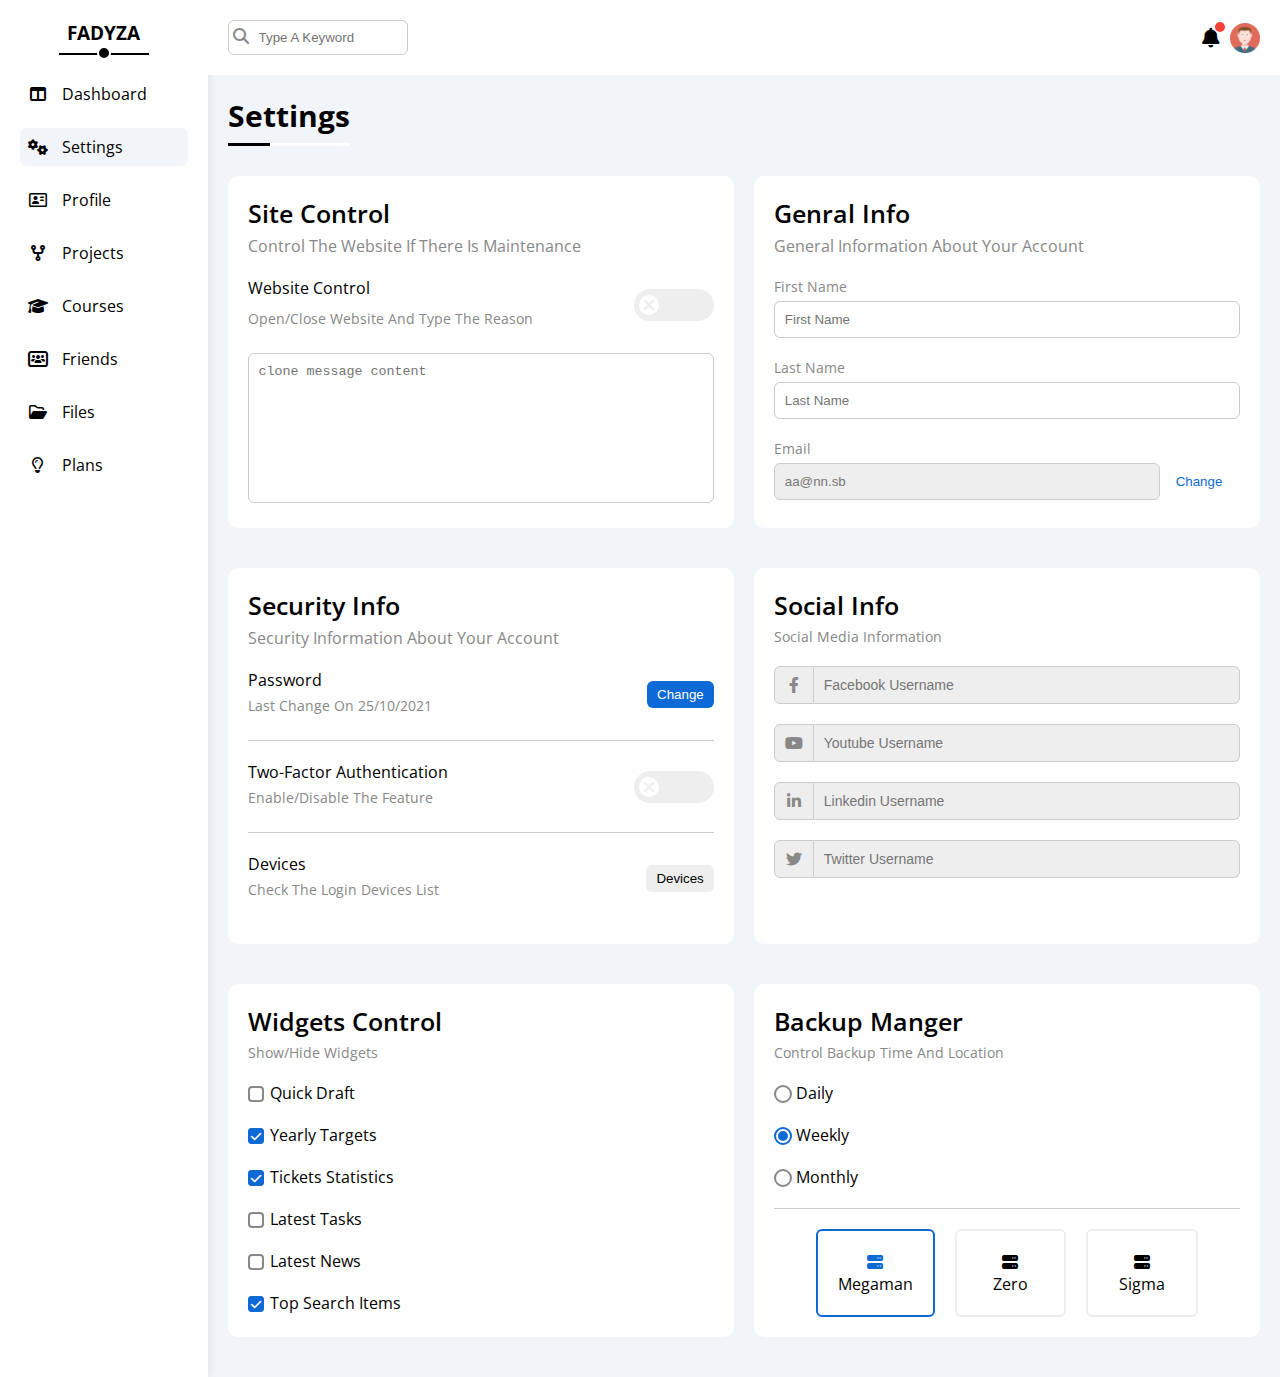
<file: settings.html>
<!DOCTYPE html>
<html lang="en">

<head>
    <meta charset="UTF-8">
    <meta name="viewport" content="width=device-width, initial-scale=1.0">
    <link rel="stylesheet" href="style/framework.css">
    <link rel="stylesheet" href="style/main.css">
    <link rel="preconnect" href="https://fonts.googleapis.com">
    <link rel="preconnect" href="https://fonts.gstatic.com" crossorigin>
    <link href="https://fonts.googleapis.com/css2?family=Open+Sans:wght@300;500;600;800&display=swap" rel="stylesheet">
    <link rel="stylesheet" href="style/all.min.css">
    <title>settings</title>
</head>

<body>

    <main class="page d-flex">
        <!-- sidebar start -->
        <aside class="sidebar p-20 bg-white">
            <h3 class="txt-c relative">FadyZa</h3>

            <ul>
                <li class="br-6 txt-capital">
                    <a href="index.html">
                        <i class="fa-solid fa-table-columns fa-fw"></i>
                        <span class="hide-mobile">dashboard</span>
                    </a>
                </li>
                <li class="br-6 txt-capital">
                    <a href="settings.html">
                        <i class="fa-solid fa-gears fa-fw"></i>
                        <span class="hide-mobile">settings</span>
                    </a>
                </li>
                <li class="br-6 txt-capital">
                    <a href="profile.html">
                        <i class="fa-regular fa-address-card fa-fw"></i>
                        <span class="hide-mobile">profile</span>
                    </a>
                </li>
                <li class="br-6 txt-capital">
                    <a href="projects.html">
                        <i class="fa-solid fa-code-fork fa-fw"></i>
                        <span class="hide-mobile">projects</span>
                    </a>
                </li>
                <li class="br-6 txt-capital">
                    <a href="courses.html">
                        <i class="fa-solid fa-graduation-cap fa-fw"></i>
                        <span class="hide-mobile">courses</span>
                    </a>
                </li>
                <li class="br-6 txt-capital">
                    <a href="friends.html">
                        <i class="fa-solid fa-users-rectangle fa-fw"></i>
                        <span class="hide-mobile">friends</span>
                    </a>
                </li>
                <li class="br-6 txt-capital">
                    <a href="files.html">
                        <i class="fa-regular fa-folder-open fa-fw"></i>
                        <span class="hide-mobile">files</span>
                    </a>
                </li>
                <li class="br-6 txt-capital">
                    <a href="plans.html">
                        <i class="fa-regular fa-lightbulb fa-fw"></i>
                        <span class="hide-mobile">plans</span>
                    </a>
                </li>
            </ul>
        </aside>
        <!-- sidebar end -->

        <section class="content w-100">
            <!-- header start -->
            <header class="d-flex f-between bg-white p-20">
                <div class="search relative">
                    <input class="txt-capital br-6 border" type="search" placeholder="type a keyword">
                </div>

                <div class="icons d-flex align-center justify-center">
                    <span class="relative"><i class="fa-solid fa-bell fa-lg"></i></span>
                    <img src="imgs/avatar.png" alt="profile image">
                </div>
            </header>
            <!-- header end -->


            <h1 class="txt-capital relative">settings</h1>
            <div class="settings-page m-20 d-grid gap-20">

                <!-- Site Control Start -->
                <div class="site-box br-10 bg-white p-20 txt-capital mb-20">
                    <h3 class="box-title txt-c-mobile">site control</h3>
                    <p class="c-grey mt-5">Control The Website If There Is Maintenance</p>
                    <div class="mb-20 mt-20 d-flex f-between block-mobile txt-c-mobile">
                        <div class="mb-5">
                            <p>Website Control</p>
                            <p class="c-grey fs-14 mt-10">Open/Close Website And Type The Reason</p>
                        </div>
                        <label class="d-flex align-center justify-center">
                            <input class="toggleBox" type="checkbox">
                            <div class="toggle relative d-flex align-center"></div>
                        </label>
                    </div>
                    <textarea placeholder="clone message content" class="br-6 p-10 border"></textarea>
                </div>
                <!-- Site Control end -->

                <!-- Genral Info start -->
                <div class="genral-box br-10 bg-white p-20 txt-capital mb-20">
                    <h3 class="box-title txt-c-mobile">genral info</h3>
                    <p class="c-grey mt-5">General Information About Your Account</p>
                    <form class="mt-20">
                        <label class="d-block fs-14 c-grey mb-5" for="firstName">first name</label>
                        <input class="border br-6 w-100 p-10 mb-20" id="firstName" type="text" placeholder="First Name">

                        <label class="d-block fs-14 c-grey mb-5" for="lasttName">last name</label>
                        <input class="border br-6 w-100 p-10 mb-20" id="lasttName" type="text" placeholder="Last Name">

                        <label class="d-block fs-14 c-grey mb-5" for="email">Email</label>
                        <input class="border br-6 p-10" id="email" disabled value="aa@nn.sb" type="email"
                            placeholder="First Name">
                        <button class="c-blue">change</button>
                    </form>
                </div>
                <!-- Genral Info end -->

                <!-- Security Info start -->
                <div class="security-box br-10 bg-white p-20 txt-capital mb-20">
                    <h3 class="box-title txt-c-mobile">security info</h3>
                    <p class="c-grey mt-5">Security Information About Your Account</p>

                    <div
                        class="seurity-row d-flex align-center f-between txt-c-mobile block-mobile mt-20 pb-20 mb-20 border-b">
                        <div class="info">
                            <p>password</p>
                            <p class="c-grey fs-14 mt-5 mb-5">Last Change On 25/10/2021</p>
                        </div>
                        <button class="br-6 btn-shape btn-style txt-capital">change</button>
                    </div>

                    <div
                        class="seurity-row d-flex align-center f-between txt-c-mobile block-mobile pb-20 mb-20 border-b">
                        <div class="info">
                            <p>Two-Factor Authentication</p>
                            <p class="c-grey fs-14 mt-5 mb-5">Enable/Disable The Feature</p>
                        </div>
                        <label class="d-flex align-center justify-center">
                            <input class="toggleBox" type="checkbox">
                            <div class="toggle relative d-flex align-center"></div>
                        </label>
                    </div>

                    <div class="seurity-row d-flex align-center f-between txt-c-mobile block-mobile mb-20">
                        <div class="info">
                            <p>Devices</p>
                            <p class="c-grey fs-14 mt-5 mb-5">Check The Login Devices List</p>
                        </div>
                        <button class="br-6 btn-shape bg-eee txt-capital">devices</button>
                    </div>

                </div>
                <!-- Security Info end -->

                <!-- Social Info start -->
                <div class="info-box br-10 bg-white p-20 txt-capital mb-20">
                    <h3 class="box-title txt-c-mobile">social info</h3>
                    <p class="fs-14 c-grey mt-5">Social Media Information</p>

                    <div class="info-row mt-20 mb-20 d-flex align-center">
                        <i class="fa-brands fa-fw fa-facebook-f c-grey p-10 bg-eee border br-6"></i>
                        <input type="text" placeholder="Facebook Username" class="p-10 bg-eee border br-6">
                    </div>

                    <div class="info-row mb-20 d-flex align-center">
                        <i class="fa-brands fa-fw fa-youtube c-grey p-10 bg-eee border br-6"></i>
                        <input type="text" placeholder="Youtube Username" class="p-10 bg-eee border br-6">
                    </div>

                    <div class="info-row mb-20 d-flex align-center">
                        <i class="fa-brands fa-fw fa-linkedin-in c-grey p-10 bg-eee border br-6"></i>
                        <input type="text" placeholder="Linkedin Username" class="p-10 bg-eee border br-6">
                    </div>

                    <div class="info-row d-flex align-center">
                        <i class="fa-brands fa-fw fa-twitter c-grey p-10 bg-eee border br-6"></i>
                        <input type="text" placeholder="Twitter Username" class="p-10 bg-eee border br-6">
                    </div>
                </div>
                <!-- Social Info start -->

                <!-- Widgets Control start -->
                <div class="control-box br-10 bg-white p-20 txt-capital mb-20">
                    <h3 class="box-title txt-c-mobile">Widgets Control</h3>
                    <p class="fs-14 c-grey mt-5">Show/Hide Widgets</p>

                    <div class="control-row mt-20 mb-20">
                        <input type="checkbox" id="one">
                        <label for="one">Quick Draft</label>
                    </div>

                    <div class="control-row mt-20 mb-20">
                        <input type="checkbox" id="two" checked>
                        <label for="two">yearly targets</label>
                    </div>

                    <div class="control-row mb-20">
                        <input type="checkbox" id="three" checked>
                        <label for="three">Tickets Statistics</label>
                    </div>

                    <div class="control-row mb-20">
                        <input type="checkbox" id="four">
                        <label for="four">Latest Tasks</label>
                    </div>

                    <div class="control-row mb-20">
                        <input type="checkbox" id="five">
                        <label for="five">Latest News</label>
                    </div>

                    <div class="control-row">
                        <input type="checkbox" id="six" checked>
                        <label for="six">Top Search Items</label>
                    </div>

                </div>
                <!-- Widgets Control end -->


                <!-- Backup Manager start -->
                <div class="backup-box br-10 bg-white p-20 txt-capital mb-20">
                    <h3 class="box-title txt-c-mobile">backup manger</h3>
                    <p class="c-grey fs-14 mt-5">Control Backup Time And Location</p>

                    <div class="backup-row mt-20 mb-20">
                        <input type="radio" id="daily" name="time">
                        <label for="daily">daily</label>
                    </div>

                    <div class="backup-row mb-20">
                        <input type="radio" id="weekly" name="time" checked>
                        <label for="weekly">weekly</label>
                    </div>

                    <div class="backup-row pb-20 border-b">
                        <input type="radio" id="monthly" name="time">
                        <label for="monthly">monthly</label>
                    </div>

                    <div class="servers mt-20 d-flex align-center justify-center gap-20">
                        <input type="radio" name="ServerCollection" id="serv1" checked>
                        <div class="server txt-c br-6 p-20">
                            <label for="serv1">
                                <i class="fa-solid fa-server fa-fw d-block w-100"></i>
                                megaman
                            </label>
                        </div>

                        <input type="radio" name="ServerCollection" id="serv2">
                        <div class="server txt-c br-6 p-20">
                            <label for="serv2">
                                <i class="fa-solid fa-server fa-fw d-block w-100"></i>
                                zero
                            </label>
                        </div>

                        <input type="radio" name="ServerCollection" id="serv3">
                        <div class="server txt-c br-6 p-20">
                            <label for="serv3">
                                <i class="fa-solid fa-server fa-fw d-block w-100"></i>
                                sigma
                            </label>
                        </div>

                    </div>


                </div>
                <!-- Backup Manager end -->
            </div>
        </section>



    </main>

    <script src=" js/master.js">
    </script>
</body>

</html>
</file>
<file: style/framework.css>
:root {
    --primary-bg: #f1f5f9;
    --second-bg: #eee;
    --grey: #888;
    --primary-blue: #0D69D5;
    --second-blue: #0b59b2;
    --green-good: #22C55E;
    --red-fair: #F44336;
    --yellow: #F59E0B;
    --transition: 0.3s ease-in;
}


/* colors */
.bg-white {
    background-color: #fff;
}

.bg-eee {
    background-color: var(--second-bg);
}

.bg-red {
    background-color: var(--red-fair);
}

.bg-blue {
    background-color: var(--primary-blue);
}

.bg-green {
    background-color: var(--green-good);
}

.bg-yellow {
    background-color: var(--yellow);
}


.c-red {
    color: var(--red-fair);
}

.c-blue {
    color: var(--primary-blue);
}

.c-green {
    color: var(--green-good);
}

.c-yellow {
    color: var(--yellow);
}

.c-grey {
    color: var(--grey);
}

/* box start */
.d-block {
    display: block;
}

.d-flex {
    display: flex;
}

.align-center {
    align-items: center;
}

.justify-center {
    justify-content: center;
}

.f-between {
    justify-content: space-between;
}

.f-evenly {
    justify-content: space-evenly;
    align-items: center;
}

.justify-center {
    justify-content: center;
}

.d-grid {
    display: grid;
}

.gap-20 {
    gap: 20px;
}

.gap-10 {
    gap: 10px;
}

/* box end  */


/* sizes start */
.p-20 {
    padding: 20px;
}

.p-10 {
    padding: 10px;
}

.pt-20 {
    padding-top: 20px;
}

.pb-20 {
    padding-bottom: 20px;
}

.m-20 {
    margin: 20px;
}

.mt-20 {
    margin-top: 20px;
}

.mb-20 {
    margin-bottom: 20px;
}

.mt-10 {
    margin-top: 10px;
}

.mb-10 {
    margin-bottom: 10px;
}

.mt-5 {
    margin-top: 5px;
}

.mb-5 {
    margin-bottom: 5px;
}

.mt-0 {
    margin-top: 0;
}

.br-10 {
    border-radius: 10px;
}

.br-6 {
    border-radius: 6px;
}

.w-100 {
    width: 100%;
}


/* sizes end */

/* txt start */

.txt-c {
    text-align: center;
}

.txt-capital {
    text-transform: capitalize;
}

.fs-14 {
    font-size: 14px;
}

.fw-bold {
    font-weight: 600;
}

.fw-thin {
    font-weight: 300;
}

/* txt end */

/* position start */
.relative {
    position: relative;
}

/* position end */


/* componentes start */
.btn-shape {
    border: none;
    padding: 6px 10px;
    border-radius: 6px;
}

.btn-style {
    cursor: pointer;
    background-color: var(--primary-blue);
    color: #fff;
}

.border {
    border: solid 1px #ccc;
}

.border-b {
    border-bottom: solid 1px #ccc;
}

/* componentes end */


/* helpers media [hide mobile] */
@media (max-width:767px) {
    .hide-mobile {
        display: none;
    }

    .txt-c-mobile {
        text-align: center;
    }

    .p-5-mobile {
        padding: 5px;
    }

    .block-mobile {
        display: block;
    }
}
</file>
<file: style/main.css>
:root {
    --primary-bg: #f1f5f9;
    --second-bg: #eee;
    --grey: #888;
    --primary-blue: #0D69D5;
    --second-blue: #0b59b2;
    --green-good: #22C55E;
    --red-fair: #F44336;
    --yellow: #F59E0B;
    --transition: 0.3s ease-in;
}

* {
    margin: 0;
    padding: 0;
    box-sizing: border-box;
    border: none;
}

*:focus {
    outline: none;
}

a {
    all: unset;
    cursor: pointer;
}

ul {
    list-style-type: none;
}


body {
    font-family: 'Open Sans', sans-serif;
    background-color: var(--primary-bg);
}

::-webkit-scrollbar {
    width: 17px;
}

::-webkit-scrollbar-track {
    box-shadow: inset 0 0 2px var(--grey);
}


::-webkit-scrollbar-thumb {
    background-color: var(--primary-blue);
    border-radius: 2px;
}



/* sidebar start */
.sidebar {
    width: 15rem;
    box-shadow: 0 0 10px #ddd;
}

.sidebar>h3 {
    text-transform: uppercase;
    margin-bottom: 30px;
}

.sidebar>h3::before,
.sidebar>h3::after {
    content: "";
    position: absolute;
    background-color: #000;
    left: 50%;
    transform: translateX(-50%);
}

.sidebar>h3::before {
    width: 90px;
    height: 2px;
    bottom: -10px;
}

.sidebar>h3::after {
    width: 10px;
    height: 10px;
    border-radius: 50%;
    border: solid 2px #fff;
    bottom: -15px;
}

.sidebar li {
    padding: 8px;
    transition: var(--transition);
    margin-bottom: 15px;
    border-radius: 7px;
}

.sidebar span {
    margin-left: 10px;
}

.sidebar li:hover,
.sidebar li.active {
    background-color: var(--primary-bg);
}

/* media query */
@media (max-width:767px) {

    .sidebar {
        width: fit-content;
        padding: 5px !important;
    }

    .sidebar>h3 {
        font-size: 12px;
        margin-bottom: 5px;
        margin-top: 5px;
    }

    .sidebar>h3::before,
    .sidebar>h3::after {
        display: none;
    }

    .sidebar li {
        text-align: center;
    }
}

/* sidebar end */

/* ////////////////////////////////////////////////////////// */
/* ------------------ index.html PAGE START ----------------- */

/* content start */
.content {
    overflow: hidden;
}

/* header start */

.search::before {
    content: "\f002";
    font-family: var(--fa-style-family-classic);
    position: absolute;
    color: var(--grey);
    font-weight: 900;
    width: 20px;
    height: 20px;
    top: 50%;
    transform: translateY(-50%);
    left: 5px;
}

.search input {
    padding: 9px 0;
    width: 180px;
    padding-left: 30px;
    transition: width var(--transition);
}

.search input:focus {
    width: 230px;
}


.icons span {
    margin-right: 10px;
}

.icons span::after {
    content: "";
    position: absolute;
    right: -5px;
    top: -5px;
    width: 10px;
    height: 10px;
    background-color: var(--red-fair);
    border-radius: 50%;
}

.icons img {
    width: 30px;
}

h1 {
    margin: 20px 20px 40px;
    width: fit-content;
    font-size: 30px;
}

h1::before,
h1::after {
    position: absolute;
    content: "";
    bottom: -10px;
    left: 0;
    height: 3px;
}

h1::before {
    background-color: #fff;
    width: 100%;
}

h1::after {
    background-color: #000;
    width: 35%;
}

/* header end */

/* container start */
.boxes-container {
    grid-template-columns: repeat(auto-fill, minmax(450px, 1fr));
}

@media (max-width:767px) {
    .boxes-container {
        grid-template-columns: minmax(200px, 1fr);
        margin: 10px;
    }
}

/* container end */



/* ////////////////////////////////////////////////////////// */
/* ------------------ index.html PAGE END ----------------- */

/* welcome box start */
.welcome-box {
    overflow: hidden;
}

.welcome-box .top {
    background-color: #eee;
}

.box-title {
    font-size: 25px;
    font-weight: 600;
}

.box-para {
    color: var(--grey);
}

.top img {
    width: 200px;
}

.welcome-box>img {
    width: 55px;
    border: solid 2px var(--primary-bg);
    border-radius: 50%;
    margin-top: -25px;
    margin-left: 20px;
}

@media (max-width:767px) {
    .welcome-box>img {
        margin: -10px auto 0;
    }
}

.welcome-box .info {
    border-top: 1px solid #ddd;
    border-bottom: 1px solid #ddd;
}

.welcome-box .info div {
    font-size: 20px;
    font-weight: 500;
}

.welcome-box .info p {
    color: gray;
}

.welcome-box a {
    margin: 20px 10px 40px auto;
    display: block;
    width: fit-content;
    transition: var(--transition);
}

.btn:hover {
    background-color: var(--second-blue);
}

/* welcome box end */



/* Quick Draft start */
.draft-box textarea {
    resize: none;
    min-height: 180px;
}

.draft-box input[type=submit] {
    margin-left: auto;
}

.target-row .icon {
    font-size: 20px;
    padding: 25px 35px;
}

.target-row .details h4 {
    font-weight: 400;
    color: var(--grey);
}

.target-row .details p {
    font-weight: 600;
}

.target-row .details .bar {
    height: 5px;
}

.target-row .details .prog {
    position: absolute;
    height: 5px;
    width: 10%;
    transition: width 1.7s ease;
}

.target-row .details .perc {
    position: absolute;
    color: #fff;
    top: -25px;
    font-size: 13px;
    padding: 2px 4px;
    left: 0;
    transition: left 1.7s ease;
}

.details .perc::before {
    content: "";
    position: absolute;
    border: 7px solid;
    bottom: -9px;
    left: 50%;
    transform: translateX(-50%);
}

.blue .icon,
.blue .bar {
    color: var(--primary-blue);
    background-color: #CCE3FF;
}

.blue .prog,
.blue .perc {
    background-color: var(--primary-blue);
}

.blue .perc::before {
    border-color: var(--primary-blue) transparent transparent transparent;
}


.red .icon,
.red .bar {
    color: var(--red-fair);
    background-color: #f2867e;
}

.red .prog,
.red .perc {
    background-color: var(--red-fair);
}

.red .perc::before {
    border-color: var(--red-fair) transparent transparent transparent;
}


.green .icon,
.green .bar {
    color: var(--green-good);
    background-color: #9ff4be;
}

.green .prog,
.green .perc {
    background-color: var(--green-good);
}

.green .perc::before {
    border-color: var(--green-good) transparent transparent transparent;
}
/* Quick Draft end */



/* Tickets Statistics start */
.tickets-box .stats {
    grid-template-columns: repeat(auto-fill, minmax(200px, 1fr));
    padding: 20px 0;
}

.stats-box i,
.stats-box span {
    font-size: 25px;
    font-weight: 600;
}
/* Tickets Statistics end */


/* Latest News start */
.news-row img {
    width: 100px;
    /* margin-right: 20px; */
}

.news-row .text {
    flex-grow: 1;
}

.news-row span {
    font-size: 12px;
    width: fit-content;
    margin-left: auto;
    margin-right: auto;
}
/* Latest News end */



/* Latest Tasks start */
.tasks-row i {
    cursor: pointer;
}

.tasks-row.done {
    opacity: 0.2;
    transition: 0.7s ease-in-out;
}

.tasks-row.done .info {
    text-decoration: line-through;
}
/* Latest Tasks end */



/* Latest uploads start */
.uploads-row img {
    width: 40px;
    margin-right: 7px;
}
/* Latest uploads end */


/* last project progress start */
.progress-box li {
    margin-left: 35px;
    white-space: nowrap;
    text-overflow: ellipsis;
    overflow: hidden;
}

.progress-box ul::before {
    content: "";
    position: absolute;
    left: 11px;
    width: 2px;
    height: 100%;
    background-color: var(--primary-blue);
}

.progress-box li::before {
    content: '';
    position: absolute;
    width: 20px;
    height: 20px;
    left: 0;
    border-radius: 50%;
    border: solid 2px #fff;
    background-color: #fff;
    outline: solid 2px var(--primary-blue);
    z-index: 11;
}

.progress-box .done::before {
    background-color: var(--primary-blue);
}

.progress-box .current::before {
    animation: pulse 0.9s alternate infinite;
}

@keyframes pulse {
    0% {
        background-color: #64a1e8;
    }

    100% {
        background-color: #fff;
    }
}

.progress-box img {
    position: absolute;
    bottom: 50%;
    right: 0;
    opacity: 0.3;
    transform: translateY(50%);
}

/* last project progress end */



/* reminder start */
.reminder-box li {
    padding-left: 10px;
    border-left: solid 2px;
    margin-left: 30px;
}

.reminder-box li.blue {
    border-left-color: var(--primary-blue);
}

.reminder-box li.green {
    border-left-color: var(--green-good);
}

.reminder-box li.yellow {
    border-left-color: var(--yellow);
}

.reminder-box li.red {
    border-left-color: var(--red-fair);
}

.reminder-box li::before {
    content: '';
    position: absolute;
    width: 15px;
    height: 15px;
    border-radius: 50%;
    display: block;
    margin-right: 15px;
    top: 50%;
    left: -30px;
    transform: translateY(-50%);
}

.reminder-box li.blue::before {
    background-color: var(--primary-blue);
}

.reminder-box li.green::before {
    background-color: var(--green-good);
}

.reminder-box li.yellow::before {
    background-color: var(--yellow);

}

.reminder-box li.red::before {
    background-color: var(--red-fair);
}
/* reminder end */


/* latest posts start */
.post-box .info img {
    width: 50px;
    margin-right: 5px;
}
/* latest posts end */



/* social media start */
.social-box div {
    padding: 10px 10px 10px 60px;
    background-color: var(--second-bg);
}

.social-box div span {
    position: absolute;
    left: 0;
    height: 100%;
    font-size: 20px;
    width: 50px;
    color: #fff;
}

.social-box div a {
    color: #fff;
    transition: var(--transition);
    opacity: 0.76;
}

.social-box div a:hover {
    opacity: 1;
}

.social-box .twitter {
    background-color: #90cff5ba;
    color: #1DA1F2;
}

.social-box .twitter span,
.social-box .twitter a {
    background-color: #1DA1F2;
}

.social-box .facebook {
    background-color: #7bacec;
    color: #1877F2;
}

.social-box .facebook span,
.social-box .facebook a {
    background-color: #1877F2;
}

.social-box .youtube {
    background-color: #feb7b7;
    color: #FF0000;
}

.social-box .youtube span,
.social-box .youtube a {
    background-color: #FF0000;
}

.social-box .linkedin {
    background-color: #9dcfea;
    color: #0077B5;
}

.social-box .linkedin span,
.social-box .linkedin a {
    background-color: #0077B5;
}

/* social media end */


/* projects start */
.projects-box {
    grid-column: 1 / -1;
}

.projects-box div {
    overflow-x: auto;
}

.projects-box table {
    border-spacing: 0;
    border: 2px solid var(--second-bg);
    width: 100%;
}

.projects-box td,
th {
    padding: 15px;
}

.projects-box td {
    white-space: nowrap;
    border-bottom: 2px solid var(--second-bg);
    transition: var(--transition);
}

.projects-box td span {
    color: #fff;
}

.projects-box tr:hover td {
    background-color: var(--primary-bg);
}


.projects-box td:not(:last-child) {
    border-right: 2px solid var(--second-bg);
}

.projects-box td img {
    width: 30px;
    outline: 2px solid #fff;
    border-radius: 50%;
}

.projects-box td img:not(:last-child) {
    margin-right: -15px;
}

/* projects end */

/* container end */

/* ////////////////////////////////////////////////////////// */
/* ------------------ index.html PAGE END ----------------- */



/* ////////////////////////////////////////////////////////// */
/* ------------------ settings.html PAGE START ----------------- */
.settings-page {
    grid-template-columns: repeat(auto-fill, minmax(450px, 1fr));
}

/* site box start */
.toggleBox {
    -webkit-appearance: none;
    display: none;
}


.toggle {
    width: 80px;
    height: 32px;
    border-radius: 30px;
    cursor: pointer;
    background-color: var(--second-bg);
    transition: var(--transition);
}

.toggle::before {
    font-family: var(--fa-style-family-classic);
    font-weight: 900;
    content: '\f00d';
    position: absolute;
    background-color: #fff;
    color: var(--second-bg);
    width: 20px;
    height: 20px;
    left: 5px;
    top: 50%;
    transform: translateY(-50%);
    border-radius: 50%;
    display: flex;
    align-items: center;
    justify-content: center;
    transition: var(--transition);
}

.toggleBox:checked+.toggle {
    background-color: var(--primary-blue);
}

.toggleBox:checked+.toggle::before {
    content: '\f00c';
    left: 70%;
    color: var(--primary-blue);
}

.site-box textarea {
    resize: none;
    width: 100%;
    min-height: 150px;
}
/* site box end */


/* genral box start */
.genral-box input[type='email'] {
    cursor: no-drop;
    background-color: var(--second-bg);
    color: #777;
    width: calc(100% - 80px);
}

.genral-box button {
    cursor: pointer;
    background-color: transparent;
    width: 70px;
    text-transform: capitalize;
}
/* genral box end */


/* social info start */
.info-row i {
    border-radius: 6px 0px 0px 6px;
    width: 40px;
    transition: var(--transition);
}

.info-row input {
    border-radius: 0px 6px 6px 0px;
    border-left: none;
    font-size: 14px;
    width: calc(100% - 40px);
}

.info-box div:focus-within i {
    color: #000;
}
/* social info end */



/* Widgets Control start */
.control-row label {
    position: relative;
    padding-left: 22px;
    cursor: pointer;
}

.control-row label:hover::before {
    border-color: var(--primary-blue);
}

.control-row input {
    display: none;
    -webkit-appearance: none;
}

.control-row label::before,
.control-row label::after {
    position: absolute;
    left: 0;
    top: 50%;
    margin-top: -7px;
    border-radius: 4px;
}

.control-row label::before {
    content: '';
    border: solid 2px var(--grey);
    width: 12px;
    height: 12px;
    transition: var(--transition);
}

.control-row label::after {
    font-family: var(--fa-style-family-classic);
    content: '\f00c';
    font-weight: 900;
    font-size: 12px;
    width: 16px;
    height: 16px;
    display: flex;
    align-items: center;
    justify-content: center;
    background-color: var(--primary-blue);
    color: #fff;
    transform: scale(0);
    transition: var(--transition);
}

.control-row input:checked+label::after {
    transform: scale(1) rotate(360deg);
}
/* Widgets Control end */


/* Backup Manager start */
.backup-row label {
    position: relative;
    padding-left: 22px;
    cursor: pointer;
}

.backup-row label:hover::before {
    border-color: var(--second-blue);
}

.backup-row input {
    display: none;
    -webkit-appearance: none;
}


.backup-row label::before {
    position: absolute;
    content: '';
    border: solid 2px var(--grey);
    width: 14px;
    height: 14px;
    border-radius: 50%;
    left: 0;
    top: 3px;
    transition: var(--transition);
}

.backup-row label::after {
    position: absolute;
    content: '';
    width: 10px;
    height: 10px;
    border-radius: 50%;
    background-color: var(--primary-blue);
    transform: scale(0);
    transition: var(--transition);
    top: 7px;
    left: 4px;
}

.backup-row input:checked+label::before {
    border-color: var(--primary-blue);
}

.backup-row input:checked+label::after {
    transform: scale(1);
}

.servers input {
    display: none;
    -webkit-appearance: none;
}

.servers .server {
    border: solid 2px var(--second-bg);
    transition: var(--transition);
    flex-basis: 24%;
}

@media (max-width:767px) {
    .servers {
        flex-wrap: wrap;
    }

    .servers .server {
        flex-basis: 100%;
    }
}

.servers .server label {
    cursor: pointer;
}

.server label:hover i {
    color: var(--primary-blue);
}

.servers input:checked+.server {
    border-color: var(--primary-blue);
}

.server i {
    width: 100%;
    transition: var(--transition);
}

.servers input:checked+.server i {
    color: var(--primary-blue);
}

/* Backup Manager end */
@media (max-width:767px) {
    .settings-page {
        grid-template-columns: repeat(auto-fill, minmax(250px, 1fr));
    }

    .settings-page>div {
        margin: 10px;
    }
}

/* ////////////////////////////////////////////////////////// */
/* ------------------ settings.html PAGE end ----------------- */



/* ////////////////////////////////////////////////////////// */
/* ------------------ profile.html PAGE start ----------------- */

/* avatar start */
.profile-page .overview .avatar {
    grid-row: 1/ span 4;
    border-right: solid 1px #ccc;
}

.profile-page .overview .avatar img {
    width: 120px;
}

.profile-page .overview .avatar .bar {
    width: 60%;
    background-color: var(--second-bg);
    height: 5px;
    margin-left: auto;
    margin-right: auto;
}

.profile-page .overview .avatar .stars {
    width: 40%;
    margin-left: auto;
    margin-right: auto;
}
/* avatar end */



/* overview start */
.overview .overview-row {
    grid-column: 2/ span 4;
    padding: 15px;
    transition: var(--transition);
    display: flex;
    flex-wrap: wrap;
    align-items: end;
    gap: 30px;
}

.overview .overview-row:hover {
    background-color: #e4e4e4;
}

.overview-row .toggle {
    height: 19px;
}

.overview-row .toggle::before {
    width: 15px;
    height: 15px;
}

.overview-row .toggleBox:checked+.toggle::before {
    left: 75%;
}

/* overview end */

/* skills start */

.myskills {
    flex-grow: 1;
}

.myskills span {
    margin: 5px;
}

/* skills end */


/* activites start */
.activites {
    flex-grow: 2;
}

.activites ul li img {
    max-width: 70px;
    margin-right: 10px;
}

/* activites end */

@media (max-width:767px) {
    .profile-page .overview .avatar {
        border-bottom: solid 1px #ccc;
        padding-bottom: 20px;
        margin-top: 20px;
        border-right: none;
    }

    .overview .overview-row {
        grid-column: 1;
        margin-top: 20px;
        gap: 0;
        justify-content: center;
    }

    .overview .overview-row>div {
        width: 100%;
    }

    .overview-row .toggle {
        margin-left: auto;
        margin-right: auto;
    }

    .myskills {
        max-width: 100%;
    }

    .activites ul li img {
        margin-right: 0px;
    }
}

/* ////////////////////////////////////////////////////////// */
/* ------------------ profile.html PAGE end ----------------- */



/* ////////////////////////////////////////////////////////// */
/* ------------------ projects.html PAGE start ----------------- */

.projects-page {
    grid-template-columns: repeat(auto-fill, minmax(450px, 1fr));
}

.projects-card>span {
    position: absolute;
    right: 10px;
    top: 10px;
}

.projects-card .team img {
    cursor: pointer;
    width: 40px;
    border-radius: 50%;
    outline: solid 2px #fff;
    margin-left: -5px;
    transform: scale(1);
    z-index: 0;
    transition: var(--transition);
}

.projects-card .team img:hover {
    z-index: 1;
    transform: scale(1.5);
}


.projects-card .techs {
    justify-content: flex-end;
    gap: 5px;
}

.projects-card .price .bar {
    width: 195px;
    height: 7px;
}

.projects-card .price .bar>span {
    height: 7px;
}

@media (max-width:767px) {
    .projects-page {
        grid-template-columns: repeat(auto-fill, minmax(200px, 1fr));
    }

    .projects-card .techs {
        flex-direction: column;
        gap: 10px;
    }

    .projects-card .techs>span {
        width: fit-content;
    }

    .projects-card .price {
        flex-direction: column;
        gap: 10px;
    }
}

/* ////////////////////////////////////////////////////////// */
/* ------------------ projects.html PAGE end ----------------- */



/* ////////////////////////////////////////////////////////// */
/* ------------------ courses.html PAGE start ----------------- */

.courses-page {
    grid-template-columns: repeat(auto-fill, minmax(290px, 1fr));
}

.courses-page .course {
    overflow: hidden;
}

.courses-page .course .image {
    background-image: url(/imgs/course-01.jpg);
    background-size: cover;
    height: 200px;
    background-repeat: no-repeat;
    width: 100%;
    background-position: center;
}

.courses-page .course:nth-child(1) .image {
    background-image: url(/imgs/course-01.jpg);

}

.courses-page .course:nth-child(2) .image {
    background-image: url(/imgs/course-02.jpg);
}

.courses-page .course:nth-child(3) .image {
    background-image: url(/imgs/course-04.jpg);
}

.courses-page .course:nth-child(4) .image {
    background-image: url(/imgs/course-05.jpg);
}

.courses-page .course .image img {
    position: absolute;
    width: 50px;
    border-radius: 50%;
    outline: solid 2px #fff;
    left: 20px;
    top: 20px;
}

.courses-page .course .info .btn {
    width: fit-content;
    margin-left: auto;
    margin-right: auto;
}

.courses-page .course .info .subscribe i {
    margin-right: 4px;
}


/* ////////////////////////////////////////////////////////// */
/* ------------------ courses.html PAGE end ----------------- */


/* ////////////////////////////////////////////////////////// */
/* ------------------ friends.html PAGE start ----------------- */
.friends-page {
    grid-template-columns: repeat(auto-fill, minmax(300px, 1fr));
}

@media (max-width:767px) {
    .friends-page {
        grid-template-columns: repeat(auto-fill, minmax(200px, 1fr));
    }
}

.friends-card>span {
    position: absolute;
    right: 35px;
    top: 65%;
    color: var(--red-fair);
    font-size: 50px;
    text-transform: uppercase;
    opacity: 0.15;
}

.friends-page .contact {
    gap: 5px;
}

.friends-page .contact i {
    display: flex;
    justify-content: center;
    align-items: center;
    width: 30px;
    height: 30px;
    border-radius: 50%;
    color: var(--grey);
    transition: var(--transition);
    cursor: pointer;
}

.friends-page .contact i:hover {
    background-color: var(--primary-blue);
    color: #fff;
}

.friends-page .profile {
    flex-wrap: wrap;
}

.friends-page .profile img {
    width: 120px;
    border-radius: 50%;
}

.date button {
    color: #fff;
    text-transform: capitalize;
    margin-left: 2px;
}


/* ////////////////////////////////////////////////////////// */
/* ------------------ friends.html PAGE end ----------------- */



/* ////////////////////////////////////////////////////////// */
/* ------------------ files.html PAGE start ----------------- */
.files-page {
    grid-template-columns: repeat(auto-fill, minmax(300px, 1fr));
}


.files-page .stats {
    grid-column-start: 3;
    grid-row: 1/span 2;
}

.files-page .stats li i {
    font-size: 19px;
    margin-right: 10px;
    width: 40px;
    height: 40px;
    display: flex;
    align-items: center;
    justify-content: center;
}

.files-page li:nth-child(1) i {
    background-color: #0076b55e;

}

.files-page li:nth-child(2) i {
    background-color: #22c55e3b;
}

.files-page li:nth-child(3) i {
    background-color: #f4433650;
}

.files-page li:nth-child(4) i {
    background-color: #f59f0b4a;
}

.files-page li>p {
    margin-left: auto;
}

.files-page .stats button {
    margin-left: auto;
    margin-right: auto;
    width: fit-content;
    font-size: 15px;
}

.files-page .stats button i {
    margin-right: 5px;
}

.file img {
    width: 70px;
    margin-left: auto;
    margin-right: auto;
    display: block;
}

/* ////////////////////////////////////////////////////////// */
/* ------------------ files.html PAGE end ----------------- */



/* ////////////////////////////////////////////////////////// */
/* ------------------ plans.html PAGE start ----------------- */
.plans-page {
    grid-template-columns: repeat(auto-fill, minmax(450px, 1fr));
}

@media (max-width:767px) {
    .plans-page {
        grid-template-columns: repeat(auto-fill, minmax(200px, 1fr));
    }
}

.plans-page .plan>div {
    border: solid 2px #fff;
    color: #fff;
}

.plans-page .plan:nth-child(1)>div {
    outline: solid 2px var(--primary-blue);
}

.plans-page .plan:nth-child(2)>div {
    outline: solid 2px var(--green-good);
}

.plans-page .plan:nth-child(3)>div {
    outline: solid 2px var(--yellow);
}

.plans-page .plan>div p {
    font-size: 35px;
}

.plans-page .plan button {
    color: #fff;
}


.plans-page .plan li span {
    background-color: var(--grey);
    color: #fff;
    font-size: 11px;
    width: 16px;
    height: 16px;
    border-radius: 50%;
    cursor: pointer;
}

/* ////////////////////////////////////////////////////////// */
/* ------------------ plans.html PAGE end ----------------- */

/* content start */
</file>
